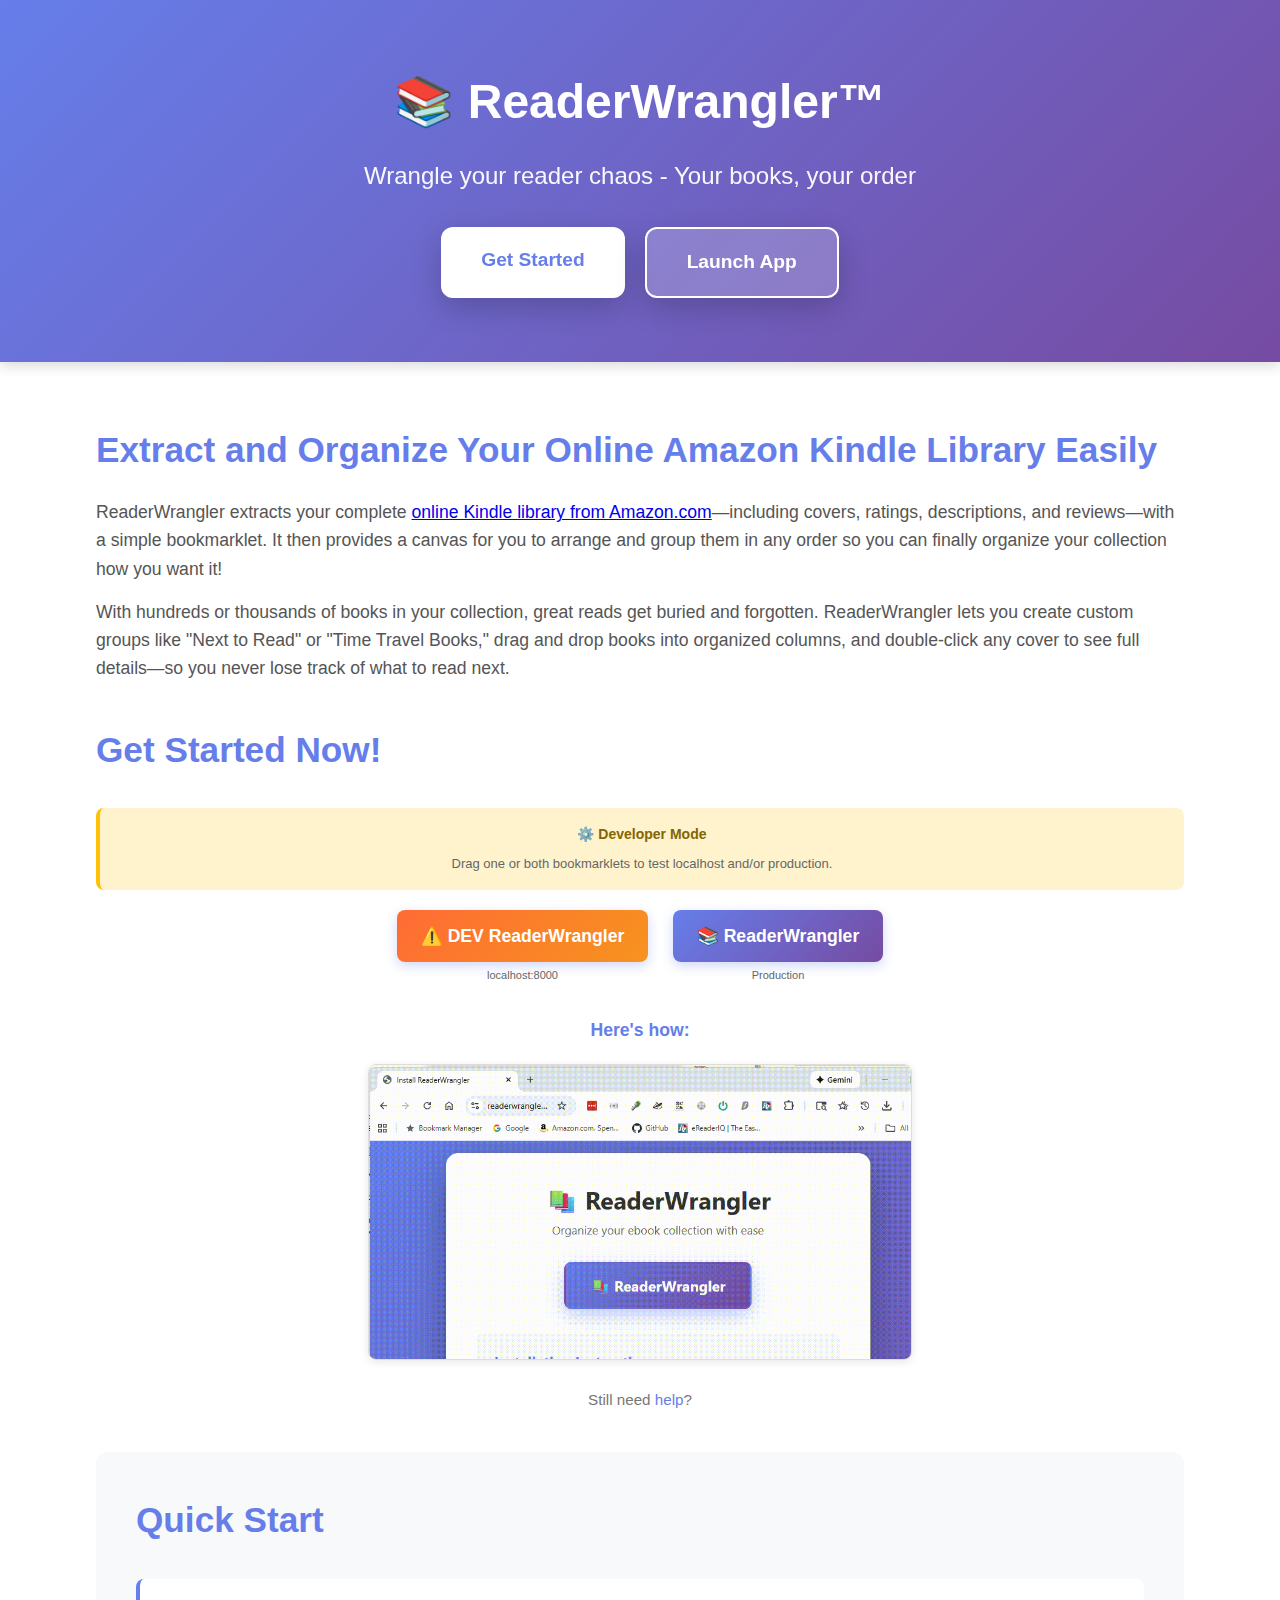
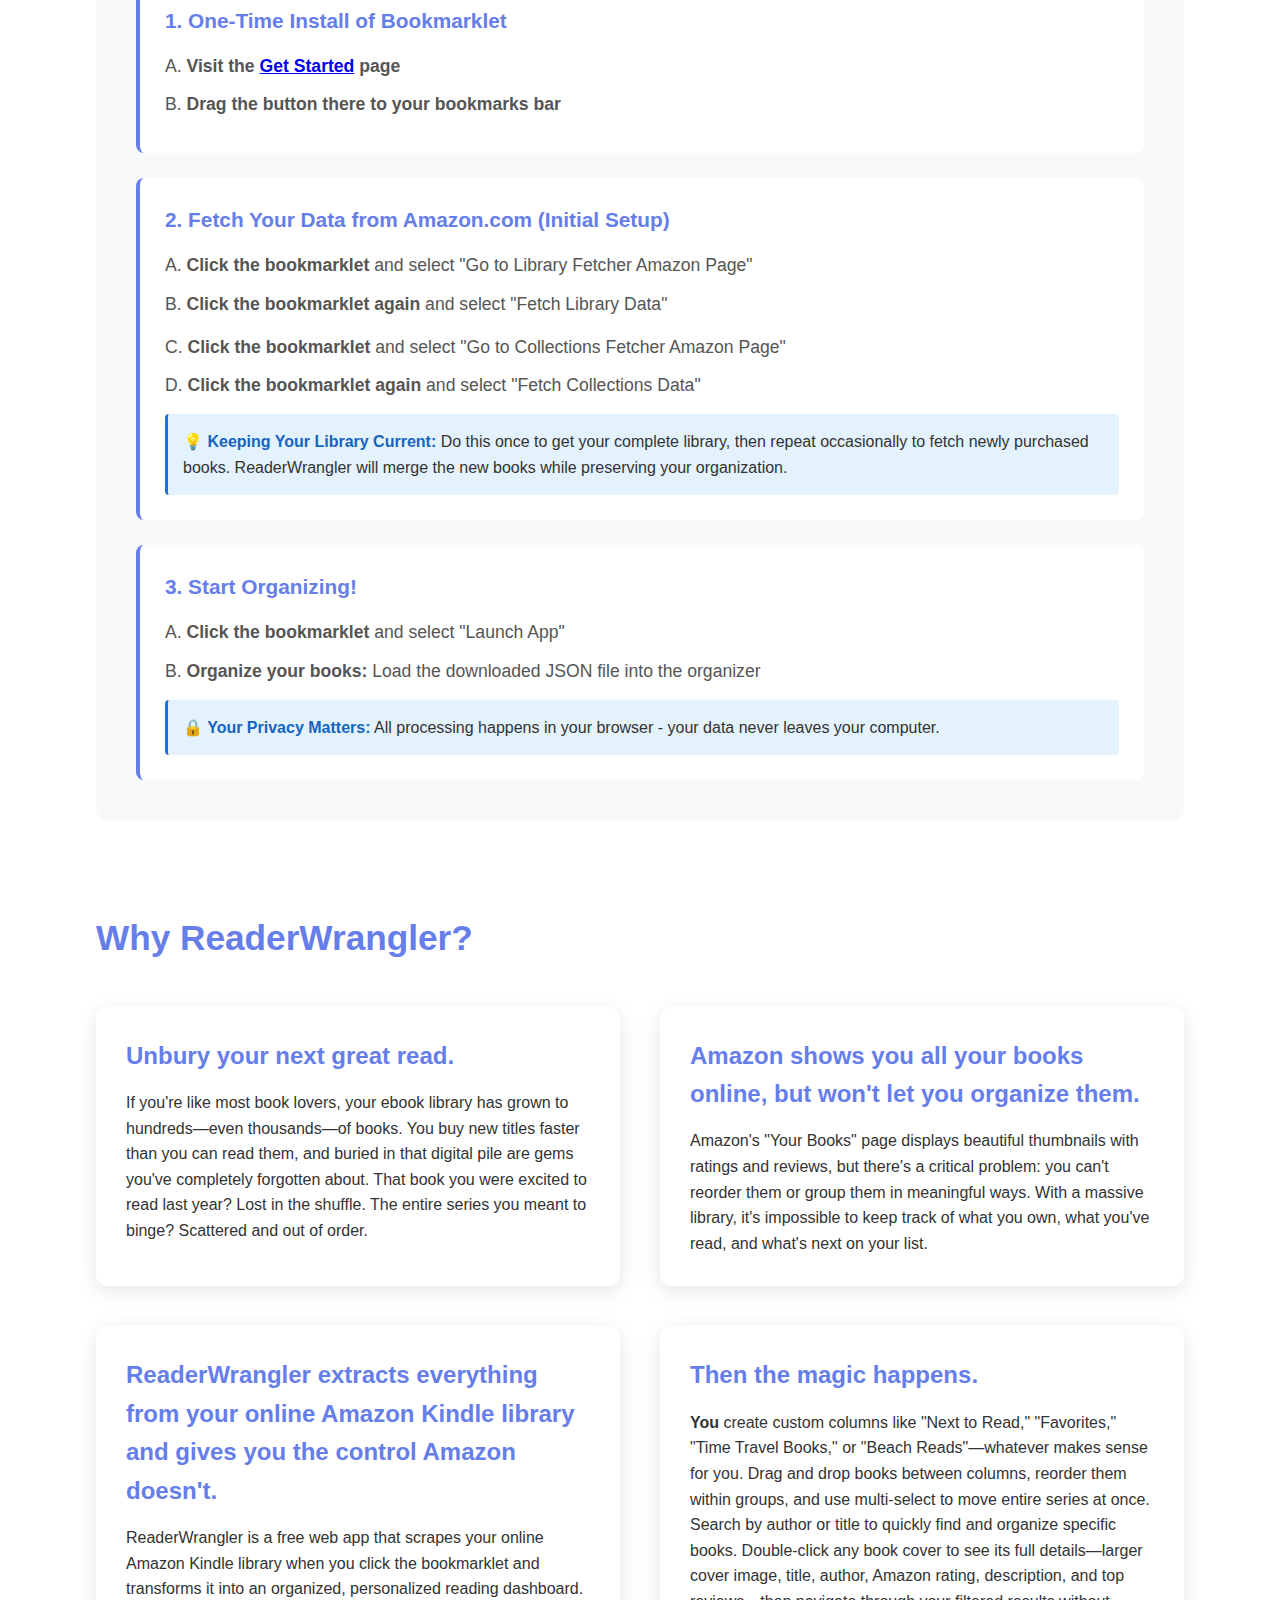
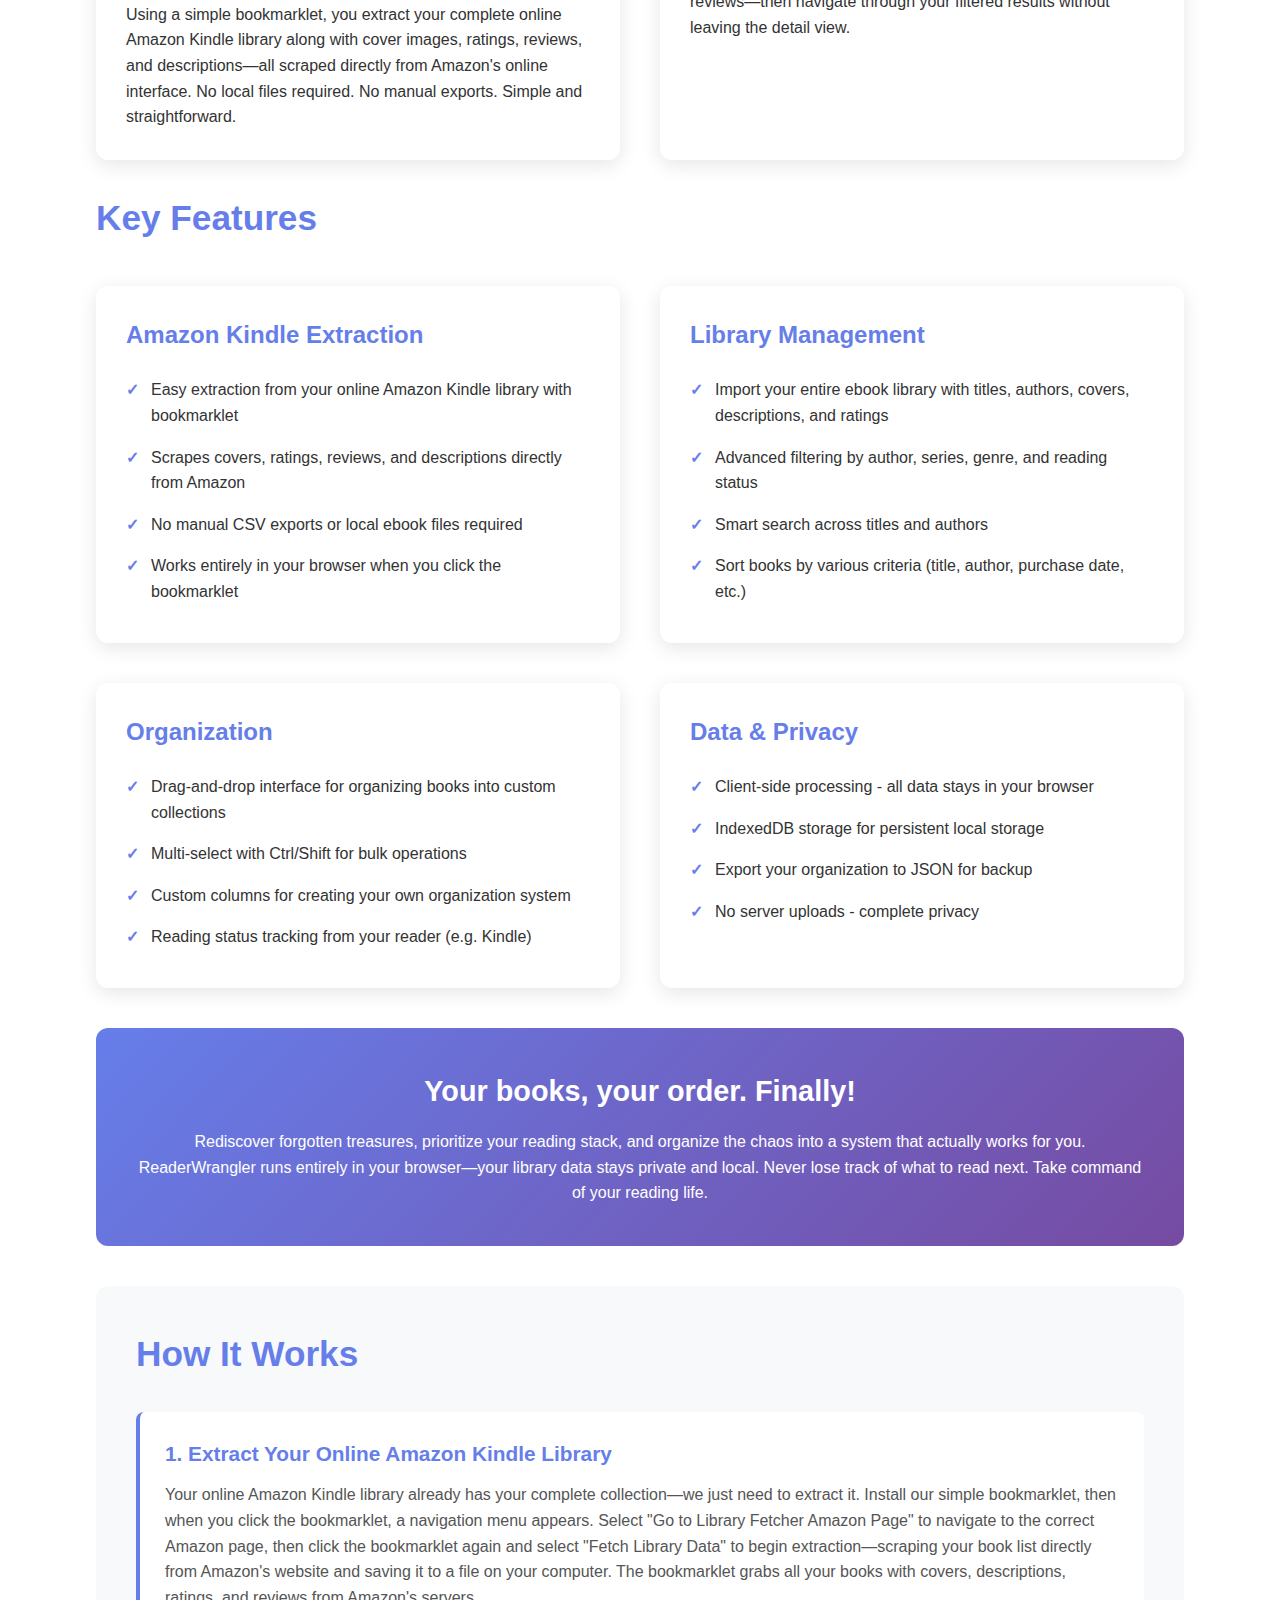
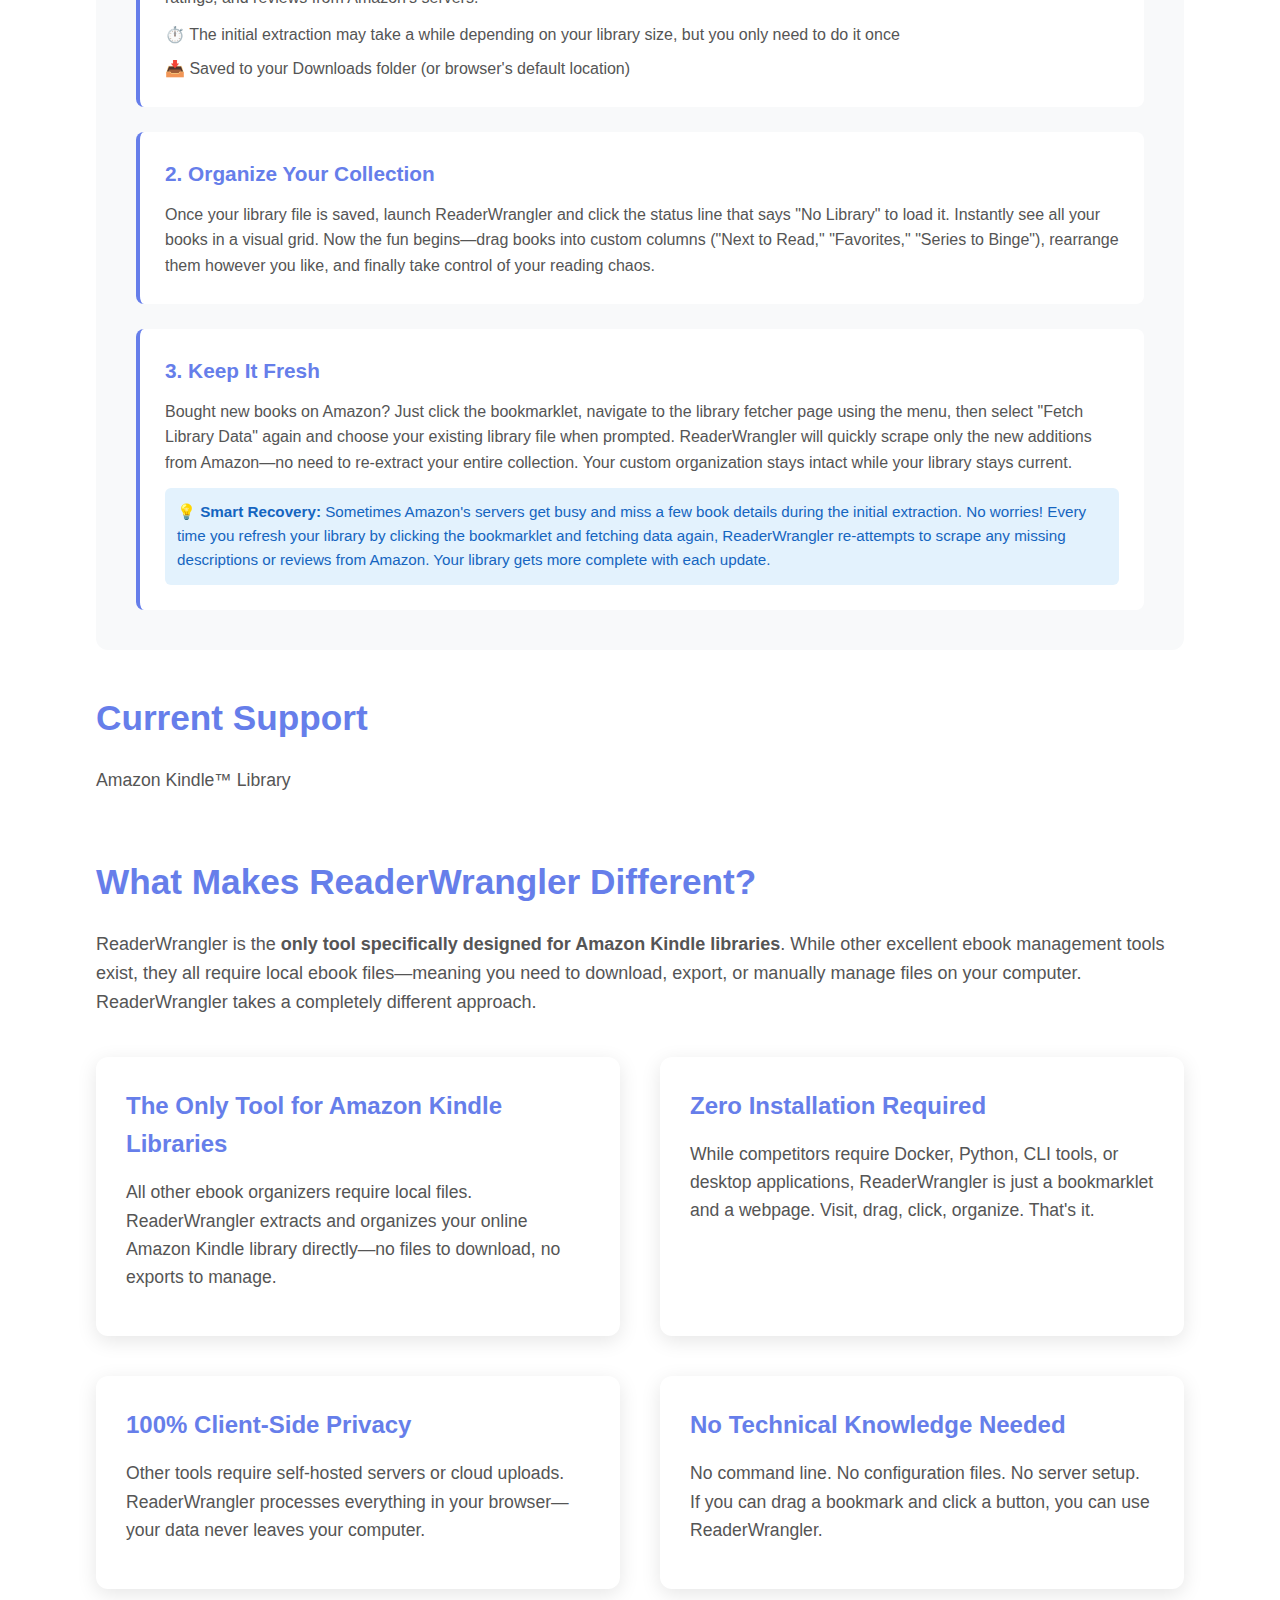
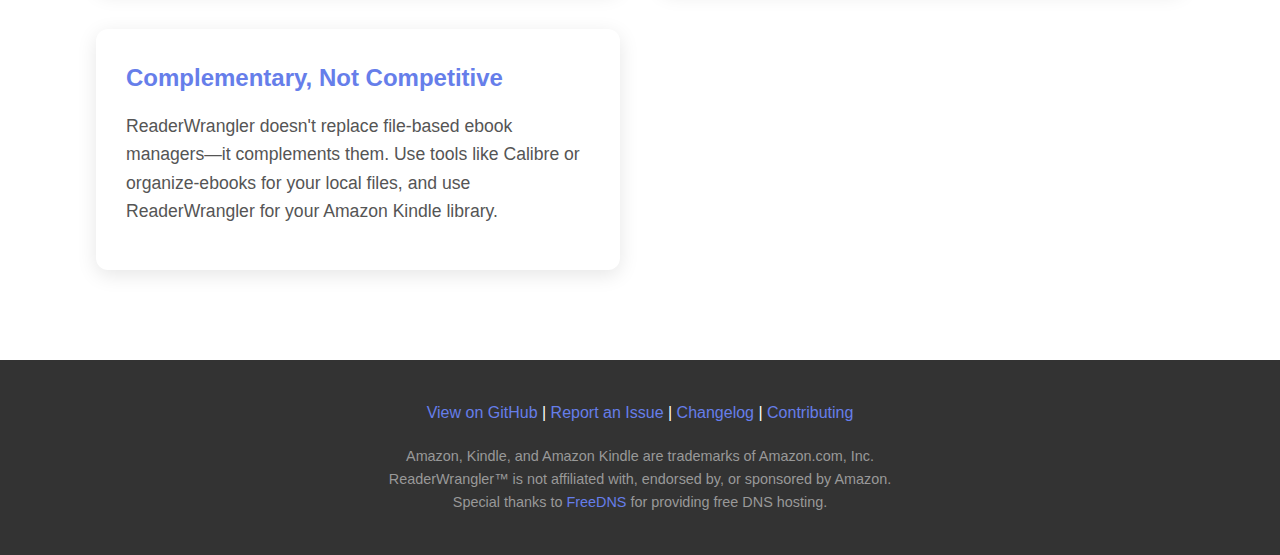
<file: index.html>
<!DOCTYPE html>
<html lang="en">
<head>
    <!-- Landing Page v1.0.4 -->
    <meta charset="UTF-8">
    <meta name="viewport" content="width=device-width, initial-scale=1.0">
    <meta name="description" content="Free tool to scrape your Amazon Kindle library and organize books visually. Easy extraction of covers, ratings, reviews with a simple bookmarklet. Drag-and-drop organization. 100% private - works in your browser.">
    <meta name="keywords" content="scrape amazon kindle library, organize kindle books visually, amazon kindle organizer, extract kindle books, visual book organizer, kindle book manager, amazon book list extractor, kindle collection organizer, organize ebooks">
    <title>ReaderWrangler - Scrape & Organize Your Amazon Kindle Books Visually</title>

    <!-- Canonical URL to avoid duplicate content issues -->
    <link rel="canonical" href="https://readerwrangler.com/">

    <!-- Open Graph / Facebook -->
    <meta property="og:type" content="website">
    <meta property="og:url" content="https://readerwrangler.com/">
    <meta property="og:title" content="ReaderWrangler - Scrape & Organize Your Amazon Kindle Books Visually">
    <meta property="og:description" content="Free tool to scrape your Amazon Kindle library and organize books visually. Easy extraction of covers, ratings, reviews with a simple bookmarklet. Drag-and-drop organization. 100% private - works in your browser.">
    <meta property="og:image" content="https://readerwrangler.com/icons/og-image.png">

    <!-- Twitter -->
    <meta property="twitter:card" content="summary_large_image">
    <meta property="twitter:url" content="https://readerwrangler.com/">
    <meta property="twitter:title" content="ReaderWrangler - Scrape & Organize Your Amazon Kindle Books Visually">
    <meta property="twitter:description" content="Free tool to scrape your Amazon Kindle library and organize books visually. Easy extraction of covers, ratings, reviews with a simple bookmarklet. Drag-and-drop organization. 100% private - works in your browser.">
    <meta property="twitter:image" content="https://readerwrangler.com/icons/og-image.png">

    <!-- Favicons -->
    <link rel="icon" type="image/x-icon" href="icons/favicon.ico">
    <link rel="icon" type="image/png" sizes="32x32" href="icons/favicon.png">
    <link rel="apple-touch-icon" sizes="180x180" href="icons/apple-touch-icon.png">

    <!-- Structured Data (Schema.org) for SEO -->
    <script type="application/ld+json">
    {
      "@context": "https://schema.org",
      "@type": "SoftwareApplication",
      "name": "ReaderWrangler",
      "description": "Free web app to extract and organize your online Amazon Kindle library. Simple bookmarklet scrapes covers, ratings, reviews, and descriptions directly from Amazon. Drag-and-drop visual organization.",
      "url": "https://readerwrangler.com",
      "applicationCategory": "UtilitiesApplication",
      "operatingSystem": "Web Browser",
      "offers": {
        "@type": "Offer",
        "price": "0",
        "priceCurrency": "USD"
      },
      "featureList": [
        "Easy extraction from Amazon Kindle library with bookmarklet",
        "Scrapes book covers, ratings, reviews, and descriptions",
        "Drag-and-drop visual organization",
        "Custom book collections",
        "100% client-side privacy",
        "No installation required"
      ],
      "softwareVersion": "3.5.0",
      "author": {
        "@type": "Person",
        "name": "Ron L"
      },
      "license": "https://github.com/Ron-L/readerwrangler/blob/main/LICENSE"
    }
    </script>
    <style>
        * {
            margin: 0;
            padding: 0;
            box-sizing: border-box;
        }

        body {
            font-family: -apple-system, BlinkMacSystemFont, "Segoe UI", Roboto, "Helvetica Neue", Arial, sans-serif;
            line-height: 1.6;
            color: #333;
        }

        .hero {
            position: sticky;
            top: 0;
            z-index: 1000;
            background: linear-gradient(135deg, #667eea 0%, #764ba2 100%);
            color: white;
            padding: 64px 20px;
            text-align: center;
            box-shadow: 0 4px 12px rgba(0, 0, 0, 0.15);
        }

        .hero h1 {
            font-size: 3em;
            margin-bottom: 16px;
            font-weight: 700;
        }

        .hero .tagline {
            font-size: 1.5em;
            margin-bottom: 32px;
            opacity: 0.95;
        }

        .cta-buttons {
            display: flex;
            gap: 20px;
            justify-content: center;
            flex-wrap: wrap;
        }

        .btn {
            display: inline-block;
            padding: 18px 40px;
            border-radius: 12px;
            text-decoration: none;
            font-size: 1.2em;
            font-weight: 600;
            transition: all 0.3s ease;
            box-shadow: 0 10px 30px rgba(0, 0, 0, 0.2);
        }

        .btn-primary {
            background: white;
            color: #667eea;
        }

        .btn-primary:hover {
            transform: translateY(-3px);
            box-shadow: 0 15px 40px rgba(0, 0, 0, 0.3);
        }

        .btn-secondary {
            background: rgba(255, 255, 255, 0.2);
            color: white;
            border: 2px solid white;
        }

        .btn-secondary:hover {
            background: rgba(255, 255, 255, 0.3);
            transform: translateY(-3px);
        }

        .container {
            max-width: 1400px;
            margin: 0 auto;
            padding: 60px 96px 30px 96px;
        }

        .container + .container {
            padding-top: 0;
        }

        @media (max-width: 1024px) {
            .container {
                padding: 60px 20px 30px 20px;
            }

            .container + .container {
                padding-top: 0;
            }
        }

        .container > h2 {
            font-size: 2.2em;
            margin-top: 0;
            margin-bottom: 20px;
            color: #667eea;
        }

        .section {
            margin-bottom: 60px;
        }

        .section h2 {
            font-size: 2.2em;
            margin-bottom: 20px;
            color: #667eea;
        }

        .section p {
            font-size: 1.1em;
            margin-bottom: 15px;
            color: #555;
        }

        .problem-solution {
            background: #f8f9fa;
            padding: 60px 20px;
        }

        .problem-solution h2 {
            font-size: 2.2em;
            margin-bottom: 20px;
            color: #667eea;
        }

        .problem-solution h3 {
            font-size: 1.5em;
            margin-bottom: 15px;
            color: #333;
            font-weight: 600;
        }

        .features,
        .features-grid {
            display: grid;
            grid-template-columns: repeat(2, 1fr);
            gap: 40px;
            margin-top: 40px;
        }

        @media (max-width: 768px) {
            .features,
            .features-grid {
                grid-template-columns: 1fr;
            }
        }

        .feature {
            background: white;
            padding: 30px;
            border-radius: 12px;
            box-shadow: 0 5px 20px rgba(0, 0, 0, 0.1);
        }

        .feature h3 {
            color: #667eea;
            font-size: 1.5em;
            margin-bottom: 15px;
        }

        .feature ul {
            list-style: none;
            padding: 0;
        }

        .feature li {
            padding: 8px 0;
            padding-left: 25px;
            position: relative;
        }

        .feature li:before {
            content: "✓";
            position: absolute;
            left: 0;
            color: #667eea;
            font-weight: bold;
        }

        .privacy-highlight {
            background: linear-gradient(135deg, #667eea 0%, #764ba2 100%);
            color: white;
            padding: 40px;
            border-radius: 12px;
            text-align: center;
            margin: 40px 0;
        }

        .privacy-highlight h3 {
            font-size: 1.8em;
            margin-bottom: 15px;
        }

        .how-it-works {
            background: #f8f9fa;
            padding: 40px;
            border-radius: 12px;
            margin: 40px 0;
        }

        .how-it-works h2 {
            color: #667eea;
            font-size: 2.2em;
            margin-bottom: 25px;
        }

        .workflow-steps {
            display: grid;
            gap: 25px;
            margin-top: 30px;
        }

        .workflow-step {
            background: white;
            padding: 25px;
            border-radius: 8px;
            border-left: 4px solid #667eea;
        }

        .workflow-step h4 {
            color: #667eea;
            font-size: 1.3em;
            margin-bottom: 12px;
        }

        .workflow-step p {
            color: #555;
            line-height: 1.6;
        }

        .workflow-step .note {
            background: #e3f2fd;
            padding: 12px;
            border-radius: 6px;
            margin-top: 12px;
            font-size: 0.95em;
            color: #1565c0;
        }

        .quick-start {
            background: #f8f9fa;
            padding: 40px;
            border-radius: 12px;
            margin: 40px 0 0 0;
        }

        .quick-start-steps {
            display: grid;
            gap: 25px;
            margin-top: 30px;
        }

        .quick-start-step {
            background: white;
            padding: 25px;
            border-radius: 8px;
            border-left: 4px solid #667eea;
        }

        .quick-start-step h4 {
            color: #667eea;
            font-size: 1.3em;
            margin-bottom: 15px;
        }

        .quick-start-step p {
            color: #555;
            line-height: 1.6;
            margin-bottom: 10px;
        }

        .quick-start-step .note {
            background: #e3f2fd;
            border-left: 3px solid #1976d2;
            padding: 15px;
            margin-top: 15px;
            border-radius: 4px;
        }

        .quick-start-step .note strong {
            color: #1565c0;
        }

        footer {
            background: #333;
            color: white;
            padding: 40px 20px;
            text-align: center;
        }

        footer a {
            color: #667eea;
            text-decoration: none;
        }

        footer a:hover {
            text-decoration: underline;
        }

        .notice {
            margin-top: 20px;
            font-size: 0.9em;
            color: #999;
        }

        @media (max-width: 768px) {
            .hero h1 {
                font-size: 2em;
            }

            .hero .tagline {
                font-size: 1.2em;
            }

            .section h2 {
                font-size: 1.8em;
            }

            .features {
                grid-template-columns: 1fr;
            }
        }
    </style>
</head>
<body>
    <div class="hero">
        <h1>📚 ReaderWrangler™</h1>
        <p class="tagline">Wrangle your reader chaos - Your books, your order</p>
        <div class="cta-buttons">
            <a href="install-bookmarklet.html" class="btn btn-primary">Get Started</a>
            <a href="readerwrangler.html" class="btn btn-secondary">Launch App</a>
        </div>
    </div>

    <div class="container">
        <div class="section">
            <h2>Extract and Organize Your Online Amazon Kindle Library Easily</h2>
            <p>ReaderWrangler extracts your complete <a href="https://www.amazon.com/yourbooks">online Kindle library from Amazon.com</a>—including covers, ratings, descriptions, and reviews—with a simple bookmarklet. It then provides a canvas for you to arrange and group them in any order so you can finally organize your collection how you want it!</p>

            <p>With hundreds or thousands of books in your collection, great reads get buried and forgotten. ReaderWrangler lets you create custom groups like "Next to Read" or "Time Travel Books," drag and drop books into organized columns, and double-click any cover to see full details—so you never lose track of what to read next.</p>

            <h2 style="margin-top: 40px;">Get Started Now!</h2>

            <div id="index-bookmarklet-container" style="text-align: center; margin: 30px 0;">
                <!-- Bookmarklet will be injected here by JavaScript -->
            </div>

            <p style="text-align: center; margin-bottom: 10px; font-size: 1.1em; color: #667eea; font-weight: 600;">Here's how:</p>

            <p style="text-align: center; margin: 20px 0;">
                <img src="images/bookmarklet-install.gif" alt="Drag bookmarklet to bookmarks bar" style="max-width: 50%; height: auto; border: 1px solid #ddd; border-radius: 8px; box-shadow: 0 2px 8px rgba(0,0,0,0.1);">
            </p>

            <p style="text-align: center; font-size: 0.95em; color: #777; margin: 20px 0 10px 0;">
                Still need <a href="install-bookmarklet.html" style="color: #667eea; text-decoration: none; font-weight: 500;">help</a>?
            </p>

            <div class="quick-start">
                <h2>Quick Start</h2>
                <div class="quick-start-steps">
                    <div class="quick-start-step">
                        <h4>1. One-Time Install of Bookmarklet</h4>
                        <p>A. <strong>Visit the <a href="install-bookmarklet.html">Get Started</a> page</strong></p>
                        <p>B. <strong>Drag the button there to your bookmarks bar</strong></p>
                    </div>

                    <div class="quick-start-step">
                        <h4>2. Fetch Your Data from Amazon.com (Initial Setup)</h4>
                        <p>A. <strong>Click the bookmarklet</strong> and select "Go to Library Fetcher Amazon Page"</p>
                        <p>B. <strong>Click the bookmarklet again</strong> and select "Fetch Library Data"</p>

                        <p style="margin-top: 15px;">C. <strong>Click the bookmarklet</strong> and select "Go to Collections Fetcher Amazon Page"</p>
                        <p>D. <strong>Click the bookmarklet again</strong> and select "Fetch Collections Data"</p>

                        <div class="note">
                            <strong>💡 Keeping Your Library Current:</strong> Do this once to get your complete library, then repeat occasionally to fetch newly purchased books. ReaderWrangler will merge the new books while preserving your organization.
                        </div>
                    </div>

                    <div class="quick-start-step">
                        <h4>3. Start Organizing!</h4>
                        <p>A. <strong>Click the bookmarklet</strong> and select "Launch App"</p>
                        <p>B. <strong>Organize your books:</strong> Load the downloaded JSON file into the organizer</p>

                        <div class="note">
                            <strong>🔒 Your Privacy Matters:</strong> All processing happens in your browser - your data never leaves your computer.
                        </div>
                    </div>
                </div>
            </div>
        </div>
    </div>

    <div class="container">
        <h2>Why ReaderWrangler?</h2>

        <div class="features-grid">
            <div class="feature">
                <h3>Unbury your next great read.</h3>
                <p>If you're like most book lovers, your ebook library has grown to hundreds—even thousands—of books. You buy new titles faster than you can read them, and buried in that digital pile are gems you've completely forgotten about. That book you were excited to read last year? Lost in the shuffle. The entire series you meant to binge? Scattered and out of order.</p>
            </div>

            <div class="feature">
                <h3>Amazon shows you all your books online, but won't let you organize them.</h3>
                <p>Amazon's "Your Books" page displays beautiful thumbnails with ratings and reviews, but there's a critical problem: you can't reorder them or group them in meaningful ways. With a massive library, it's impossible to keep track of what you own, what you've read, and what's next on your list.</p>
            </div>

            <div class="feature">
                <h3>ReaderWrangler extracts everything from your online Amazon Kindle library and gives you the control Amazon doesn't.</h3>
                <p>ReaderWrangler is a free web app that scrapes your online Amazon Kindle library when you click the bookmarklet and transforms it into an organized, personalized reading dashboard. Using a simple bookmarklet, you extract your complete online Amazon Kindle library along with cover images, ratings, reviews, and descriptions—all scraped directly from Amazon's online interface. No local files required. No manual exports. Simple and straightforward.</p>
            </div>

            <div class="feature">
                <h3>Then the magic happens.</h3>
                <p><strong>You</strong> create custom columns like "Next to Read," "Favorites," "Time Travel Books," or "Beach Reads"—whatever makes sense for you. Drag and drop books between columns, reorder them within groups, and use multi-select to move entire series at once. Search by author or title to quickly find and organize specific books. Double-click any book cover to see its full details—larger cover image, title, author, Amazon rating, description, and top reviews—then navigate through your filtered results without leaving the detail view.</p>
            </div>
        </div>
    </div>

    <div class="container">
        <h2>Key Features</h2>

        <div class="features">
            <div class="feature">
                <h3>Amazon Kindle Extraction</h3>
                <ul>
                    <li>Easy extraction from your online Amazon Kindle library with bookmarklet</li>
                    <li>Scrapes covers, ratings, reviews, and descriptions directly from Amazon</li>
                    <li>No manual CSV exports or local ebook files required</li>
                    <li>Works entirely in your browser when you click the bookmarklet</li>
                </ul>
            </div>

            <div class="feature">
                <h3>Library Management</h3>
                <ul>
                    <li>Import your entire ebook library with titles, authors, covers, descriptions, and ratings</li>
                    <li>Advanced filtering by author, series, genre, and reading status</li>
                    <li>Smart search across titles and authors</li>
                    <li>Sort books by various criteria (title, author, purchase date, etc.)</li>
                </ul>
            </div>

            <div class="feature">
                <h3>Organization</h3>
                <ul>
                    <li>Drag-and-drop interface for organizing books into custom collections</li>
                    <li>Multi-select with Ctrl/Shift for bulk operations</li>
                    <li>Custom columns for creating your own organization system</li>
                    <li>Reading status tracking from your reader (e.g. Kindle)</li>
                </ul>
            </div>

            <div class="feature">
                <h3>Data & Privacy</h3>
                <ul>
                    <li>Client-side processing - all data stays in your browser</li>
                    <li>IndexedDB storage for persistent local storage</li>
                    <li>Export your organization to JSON for backup</li>
                    <li>No server uploads - complete privacy</li>
                </ul>
            </div>
        </div>

        <div class="privacy-highlight">
            <h3>Your books, your order. Finally!</h3>
            <p>Rediscover forgotten treasures, prioritize your reading stack, and organize the chaos into a system that actually works for you. ReaderWrangler runs entirely in your browser—your library data stays private and local. Never lose track of what to read next. Take command of your reading life.</p>
        </div>

        <div class="how-it-works">
            <h2>How It Works</h2>
            <div class="workflow-steps">
                <div class="workflow-step">
                    <h4>1. Extract Your Online Amazon Kindle Library</h4>
                    <p>Your online Amazon Kindle library already has your complete collection—we just need to extract it. Install our simple bookmarklet, then when you click the bookmarklet, a navigation menu appears. Select "Go to Library Fetcher Amazon Page" to navigate to the correct Amazon page, then click the bookmarklet again and select "Fetch Library Data" to begin extraction—scraping your book list directly from Amazon's website and saving it to a file on your computer. The bookmarklet grabs all your books with covers, descriptions, ratings, and reviews from Amazon's servers.</p>
                    <p style="margin-top: 12px; font-weight: 500;">⏱️ The initial extraction may take a while depending on your library size, but you only need to do it once</p>
                    <p style="margin-top: 8px; font-weight: 500;">📥 Saved to your Downloads folder (or browser's default location)</p>
                </div>

                <div class="workflow-step">
                    <h4>2. Organize Your Collection</h4>
                    <p>Once your library file is saved, launch ReaderWrangler and click the status line that says "No Library" to load it. Instantly see all your books in a visual grid. Now the fun begins—drag books into custom columns ("Next to Read," "Favorites," "Series to Binge"), rearrange them however you like, and finally take control of your reading chaos.</p>
                </div>

                <div class="workflow-step">
                    <h4>3. Keep It Fresh</h4>
                    <p>Bought new books on Amazon? Just click the bookmarklet, navigate to the library fetcher page using the menu, then select "Fetch Library Data" again and choose your existing library file when prompted. ReaderWrangler will quickly scrape only the new additions from Amazon—no need to re-extract your entire collection. Your custom organization stays intact while your library stays current.</p>
                    <div class="note">
                        <strong>💡 Smart Recovery:</strong> Sometimes Amazon's servers get busy and miss a few book details during the initial extraction. No worries! Every time you refresh your library by clicking the bookmarklet and fetching data again, ReaderWrangler re-attempts to scrape any missing descriptions or reviews from Amazon. Your library gets more complete with each update.
                    </div>
                </div>
            </div>
        </div>

        <div class="section">
            <h2>Current Support</h2>
            <p>Amazon Kindle™ Library</p>
        </div>

        <div class="section">
            <h2>What Makes ReaderWrangler Different?</h2>
            <p style="font-size: 18px; line-height: 1.6; margin-bottom: 30px;">ReaderWrangler is the <strong>only tool specifically designed for Amazon Kindle libraries</strong>. While other excellent ebook management tools exist, they all require local ebook files—meaning you need to download, export, or manually manage files on your computer. ReaderWrangler takes a completely different approach.</p>

            <div class="features-grid">
                <div class="feature">
                    <h3>The Only Tool for Amazon Kindle Libraries</h3>
                    <p>All other ebook organizers require local files. ReaderWrangler extracts and organizes your online Amazon Kindle library directly—no files to download, no exports to manage.</p>
                </div>

                <div class="feature">
                    <h3>Zero Installation Required</h3>
                    <p>While competitors require Docker, Python, CLI tools, or desktop applications, ReaderWrangler is just a bookmarklet and a webpage. Visit, drag, click, organize. That's it.</p>
                </div>

                <div class="feature">
                    <h3>100% Client-Side Privacy</h3>
                    <p>Other tools require self-hosted servers or cloud uploads. ReaderWrangler processes everything in your browser—your data never leaves your computer.</p>
                </div>

                <div class="feature">
                    <h3>No Technical Knowledge Needed</h3>
                    <p>No command line. No configuration files. No server setup. If you can drag a bookmark and click a button, you can use ReaderWrangler.</p>
                </div>

                <div class="feature">
                    <h3>Complementary, Not Competitive</h3>
                    <p>ReaderWrangler doesn't replace file-based ebook managers—it complements them. Use tools like Calibre or organize-ebooks for your local files, and use ReaderWrangler for your Amazon Kindle library.</p>
                </div>
            </div>
        </div>
    </div>

    <footer>
        <p><a href="https://github.com/Ron-L/readerwrangler" target="_blank">View on GitHub</a> | <a href="https://github.com/Ron-L/ReaderWrangler/issues" target="_blank">Report an Issue</a> | <a href="CHANGELOG.md">Changelog</a> | <a href="CONTRIBUTING.md">Contributing</a></p>
        <div class="notice">
            <p>Amazon, Kindle, and Amazon Kindle are trademarks of Amazon.com, Inc.</p>
            <p>ReaderWrangler™ is not affiliated with, endorsed by, or sponsored by Amazon.</p>
            <p>Special thanks to <a href="https://freedns.afraid.org/" target="_blank">FreeDNS</a> for providing free DNS hosting.</p>
        </div>
    </footer>

    <script>
        // Developer mode: Set to true to view production buttons while on localhost
        const DEV_MODE_VIEW_OF_PROD_BUTTONS = false;

        // Detect environment and generate appropriate bookmarklet
        const isLocalhost = window.location.hostname === 'localhost' ||
                           window.location.hostname === '127.0.0.1';

        const container = document.getElementById('index-bookmarklet-container');

        // DEV bookmarklet (localhost only)
        const devBookmarklet = `javascript:(function(){var s=document.createElement('script');s.src='http://localhost:8000/bookmarklet-loader.js';document.body.appendChild(s);})();`;

        // PROD bookmarklet (readerwrangler.com or github.io)
        const prodBookmarklet = `javascript:(function(){var h=window.location.hostname;var r=h.indexOf('readerwrangler.com')>-1;var b=r?'https://readerwrangler.com/':'https://ron-l.github.io/readerwrangler/';var s=document.createElement('script');s.src=b+'bookmarklet-loader.js';document.body.appendChild(s);})();`;

        const bookmarkletStyle = `
            display: inline-block;
            padding: 12px 24px;
            background: linear-gradient(135deg, #667eea 0%, #764ba2 100%);
            color: white;
            text-decoration: none;
            border-radius: 8px;
            font-weight: 600;
            box-shadow: 0 4px 12px rgba(102, 126, 234, 0.3);
            transition: all 0.2s;
            cursor: move;
            font-size: 1.1em;
        `;

        if (isLocalhost && !DEV_MODE_VIEW_OF_PROD_BUTTONS) {
            // LOCALHOST: Show both bookmarklets for developers
            container.innerHTML = `
                <div style="background: #fff3cd; padding: 15px; border-radius: 8px; margin-bottom: 20px; border-left: 4px solid #ffc107;">
                    <div style="font-weight: bold; color: #856404; margin-bottom: 8px; font-size: 14px;">⚙️ Developer Mode</div>
                    <div style="font-size: 13px; color: #666;">Drag one or both bookmarklets to test localhost and/or production.</div>
                </div>
                <div style="display: inline-block; margin: 0 10px;">
                    <a href="${devBookmarklet}"
                       style="${bookmarkletStyle} background: linear-gradient(135deg, #ff6b35 0%, #f7931e 100%);"
                       onclick="alert('Don\\'t click! Drag this button to your bookmarks bar instead.'); return false;">
                        ⚠️ DEV ReaderWrangler
                    </a>
                    <div style="font-size: 11px; color: #666; margin-top: 5px;">localhost:8000</div>
                </div>
                <div style="display: inline-block; margin: 0 10px;">
                    <a href="${prodBookmarklet}"
                       style="${bookmarkletStyle}"
                       onclick="alert('Don\\'t click! Drag this button to your bookmarks bar instead.'); return false;">
                        📚 ReaderWrangler
                    </a>
                    <div style="font-size: 11px; color: #666; margin-top: 5px;">Production</div>
                </div>
            `;
        } else {
            // PRODUCTION: Show bookmarklet with instructions
            container.innerHTML = `
                <p style="font-size: 1.1em; color: #555; margin-bottom: 15px;">
                    Just drag this bookmarklet
                    <a href="${prodBookmarklet}"
                       style="${bookmarkletStyle}"
                       onmouseover="this.style.transform='translateY(-2px)'; this.style.boxShadow='0 6px 16px rgba(102, 126, 234, 0.4)';"
                       onmouseout="this.style.transform='translateY(0)'; this.style.boxShadow='0 4px 12px rgba(102, 126, 234, 0.3)';"
                       onclick="alert('Don\\'t click! Drag this button to your bookmarks bar instead.'); return false;">
                        📚 ReaderWrangler
                    </a>
                    to your bookmarks bar, and you're ready to go!
                </p>
            `;
        }
    </script>
</body>
</html>
</file>
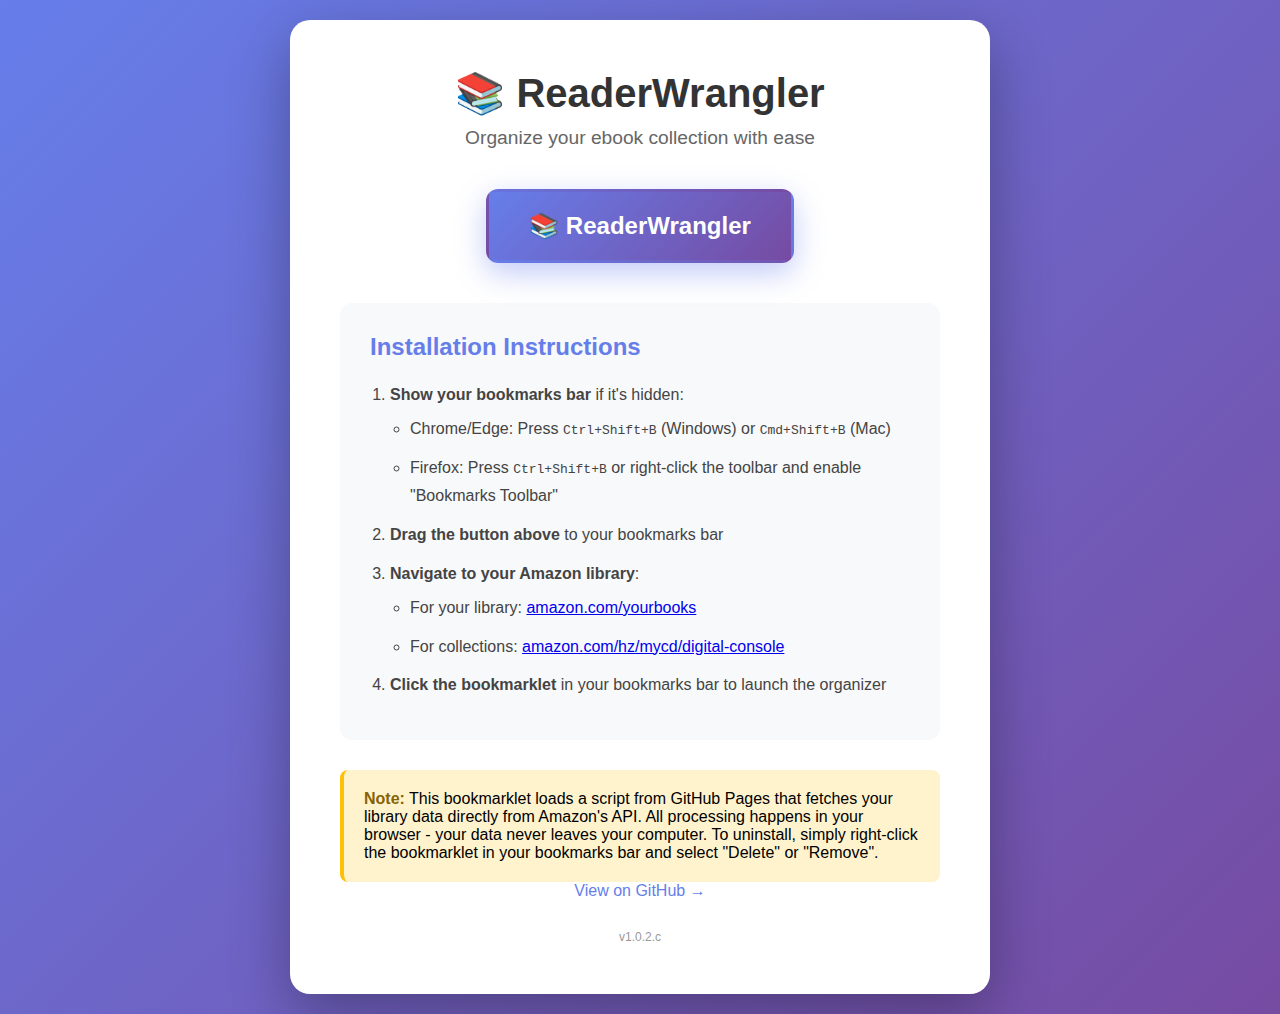
<file: install-bookmarklet.html>
<!DOCTYPE html>
<html lang="en">
<head>
    <meta charset="UTF-8">
    <meta name="viewport" content="width=device-width, initial-scale=1.0">
    <title>Install ReaderWrangler</title>
    <script>const INSTALLER_VERSION = 'v1.0.2.c';</script>
    <style>
        * {
            margin: 0;
            padding: 0;
            box-sizing: border-box;
        }

        body {
            font-family: -apple-system, BlinkMacSystemFont, "Segoe UI", Roboto, "Helvetica Neue", Arial, sans-serif;
            background: linear-gradient(135deg, #667eea 0%, #764ba2 100%);
            min-height: 100vh;
            display: flex;
            align-items: center;
            justify-content: center;
            padding: 20px;
        }

        .container {
            background: white;
            border-radius: 20px;
            box-shadow: 0 20px 60px rgba(0, 0, 0, 0.3);
            max-width: 700px;
            padding: 50px;
            text-align: center;
        }

        h1 {
            font-size: 2.5em;
            color: #333;
            margin-bottom: 10px;
        }

        .subtitle {
            font-size: 1.2em;
            color: #666;
            margin-bottom: 40px;
        }

        .bookmarklet-button {
            display: inline-block;
            background: linear-gradient(135deg, #667eea 0%, #764ba2 100%);
            color: white;
            padding: 20px 40px;
            border-radius: 12px;
            text-decoration: none;
            font-size: 1.5em;
            font-weight: bold;
            box-shadow: 0 10px 30px rgba(102, 126, 234, 0.4);
            transition: all 0.3s ease;
            cursor: move;
            border: 3px dashed transparent;
        }

        .bookmarklet-button:hover {
            transform: translateY(-3px);
            box-shadow: 0 15px 40px rgba(102, 126, 234, 0.6);
            border-color: #fff;
        }

        .instructions {
            margin-top: 40px;
            text-align: left;
            background: #f8f9fa;
            padding: 30px;
            border-radius: 12px;
        }

        .instructions h2 {
            color: #667eea;
            margin-bottom: 20px;
            font-size: 1.5em;
        }

        .instructions ol {
            margin-left: 20px;
            line-height: 1.8;
        }

        .instructions li {
            margin-bottom: 10px;
            color: #444;
        }

        .note {
            margin-top: 30px;
            padding: 20px;
            background: #fff3cd;
            border-left: 4px solid #ffc107;
            border-radius: 8px;
            text-align: left;
        }

        .note strong {
            color: #856404;
        }

        .github-link {
            margin-top: 30px;
            color: #667eea;
            text-decoration: none;
            font-weight: 500;
        }

        .github-link:hover {
            text-decoration: underline;
        }

        @media (max-width: 600px) {
            .container {
                padding: 30px 20px;
            }

            h1 {
                font-size: 2em;
            }

            .bookmarklet-button {
                font-size: 1.2em;
                padding: 15px 30px;
            }
        }
    </style>
</head>
<body>
    <div class="container">
        <h1>📚 ReaderWrangler</h1>
        <p class="subtitle">Organize your ebook collection with ease</p>

        <a href="javascript:(function(){var h=window.location.hostname;var l=h.indexOf('localhost')>-1||h.indexOf('127.0.0.1')>-1;var r=h.indexOf('readerwrangler.com')>-1;var b=l?'http://localhost:8000/':r?'https://readerwrangler.com/':'https://ron-l.github.io/readerwrangler/';var s=document.createElement('script');s.src=b+'bookmarklet-loader.js';document.body.appendChild(s);})();"
           class="bookmarklet-button"
           onclick="alert('Don\'t click! Drag this button to your bookmarks bar instead.'); return false;">
            📚 ReaderWrangler
        </a>

        <div class="instructions">
            <h2>Installation Instructions</h2>
            <ol>
                <li><strong>Show your bookmarks bar</strong> if it's hidden:
                    <ul style="margin-left: 20px; margin-top: 5px;">
                        <li>Chrome/Edge: Press <code>Ctrl+Shift+B</code> (Windows) or <code>Cmd+Shift+B</code> (Mac)</li>
                        <li>Firefox: Press <code>Ctrl+Shift+B</code> or right-click the toolbar and enable "Bookmarks Toolbar"</li>
                    </ul>
                </li>
                <li><strong>Drag the button above</strong> to your bookmarks bar</li>
                <li><strong>Navigate to your Amazon library</strong>:
                    <ul style="margin-left: 20px; margin-top: 5px;">
                        <li>For your library: <a href="https://www.amazon.com/yourbooks" target="_blank">amazon.com/yourbooks</a></li>
                        <li>For collections: <a href="https://www.amazon.com/hz/mycd/digital-console/contentlist/booksAll/dateDsc/" target="_blank">amazon.com/hz/mycd/digital-console</a></li>
                    </ul>
                </li>
                <li><strong>Click the bookmarklet</strong> in your bookmarks bar to launch the organizer</li>
            </ol>
        </div>

        <div class="note">
            <strong>Note:</strong> This bookmarklet loads a script from GitHub Pages that fetches your library data directly from Amazon's API. All processing happens in your browser - your data never leaves your computer. To uninstall, simply right-click the bookmarklet in your bookmarks bar and select "Delete" or "Remove".
        </div>

        <a href="https://github.com/Ron-L/readerwrangler" class="github-link" target="_blank">
            View on GitHub →
        </a>

        <div style="text-align: center; margin-top: 30px; color: #999; font-size: 12px;">
            <span id="installerVersion"></span>
        </div>
    </div>

    <script>
        document.getElementById('installerVersion').textContent = INSTALLER_VERSION;
    </script>
</body>
</html>
</file>
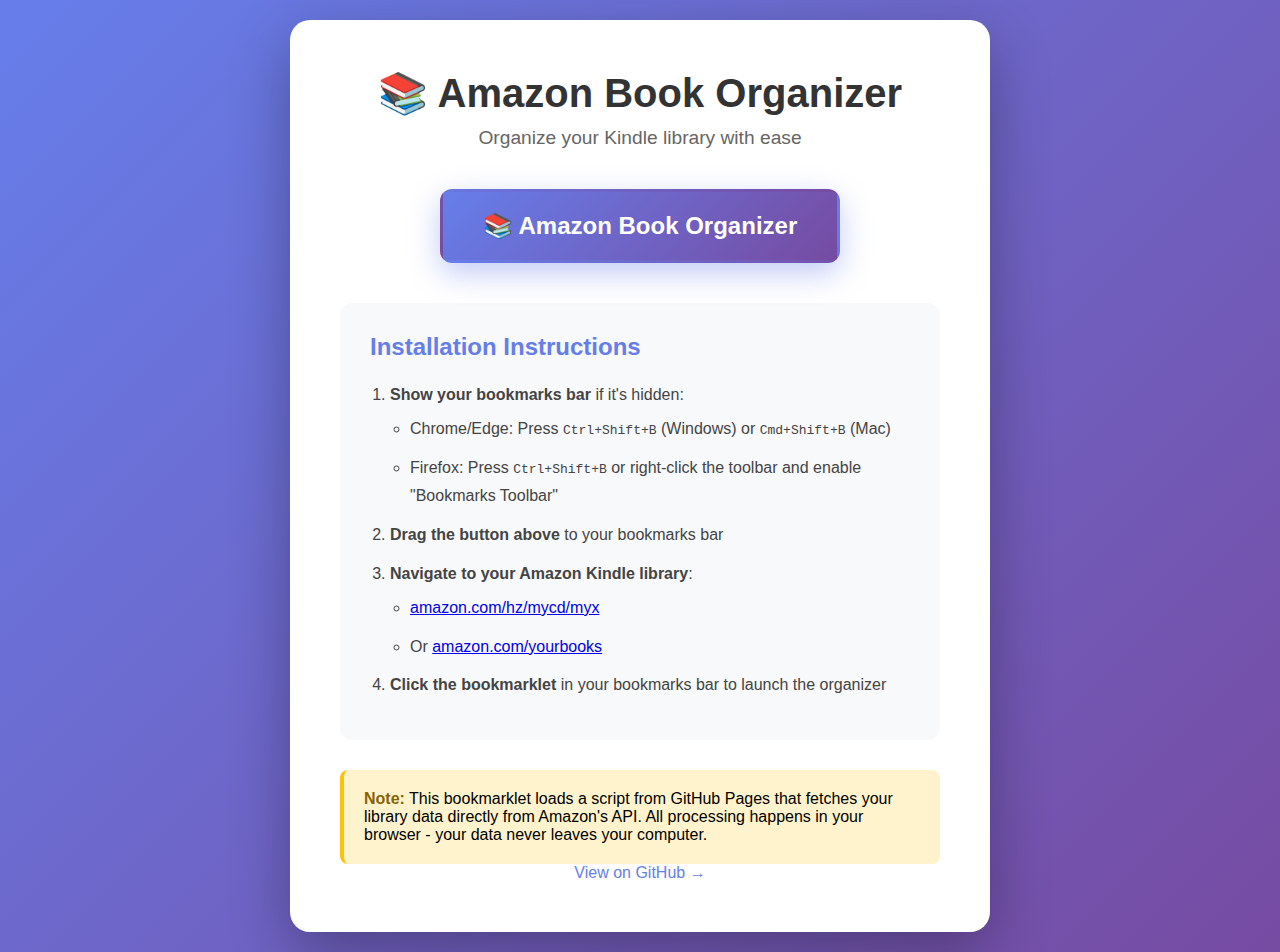
<file: install.html>
<!DOCTYPE html>
<html lang="en">
<head>
    <meta charset="UTF-8">
    <meta name="viewport" content="width=device-width, initial-scale=1.0">
    <title>Install Amazon Book Organizer</title>
    <style>
        * {
            margin: 0;
            padding: 0;
            box-sizing: border-box;
        }

        body {
            font-family: -apple-system, BlinkMacSystemFont, "Segoe UI", Roboto, "Helvetica Neue", Arial, sans-serif;
            background: linear-gradient(135deg, #667eea 0%, #764ba2 100%);
            min-height: 100vh;
            display: flex;
            align-items: center;
            justify-content: center;
            padding: 20px;
        }

        .container {
            background: white;
            border-radius: 20px;
            box-shadow: 0 20px 60px rgba(0, 0, 0, 0.3);
            max-width: 700px;
            padding: 50px;
            text-align: center;
        }

        h1 {
            font-size: 2.5em;
            color: #333;
            margin-bottom: 10px;
        }

        .subtitle {
            font-size: 1.2em;
            color: #666;
            margin-bottom: 40px;
        }

        .bookmarklet-button {
            display: inline-block;
            background: linear-gradient(135deg, #667eea 0%, #764ba2 100%);
            color: white;
            padding: 20px 40px;
            border-radius: 12px;
            text-decoration: none;
            font-size: 1.5em;
            font-weight: bold;
            box-shadow: 0 10px 30px rgba(102, 126, 234, 0.4);
            transition: all 0.3s ease;
            cursor: move;
            border: 3px dashed transparent;
        }

        .bookmarklet-button:hover {
            transform: translateY(-3px);
            box-shadow: 0 15px 40px rgba(102, 126, 234, 0.6);
            border-color: #fff;
        }

        .instructions {
            margin-top: 40px;
            text-align: left;
            background: #f8f9fa;
            padding: 30px;
            border-radius: 12px;
        }

        .instructions h2 {
            color: #667eea;
            margin-bottom: 20px;
            font-size: 1.5em;
        }

        .instructions ol {
            margin-left: 20px;
            line-height: 1.8;
        }

        .instructions li {
            margin-bottom: 10px;
            color: #444;
        }

        .note {
            margin-top: 30px;
            padding: 20px;
            background: #fff3cd;
            border-left: 4px solid #ffc107;
            border-radius: 8px;
            text-align: left;
        }

        .note strong {
            color: #856404;
        }

        .github-link {
            margin-top: 30px;
            color: #667eea;
            text-decoration: none;
            font-weight: 500;
        }

        .github-link:hover {
            text-decoration: underline;
        }

        @media (max-width: 600px) {
            .container {
                padding: 30px 20px;
            }

            h1 {
                font-size: 2em;
            }

            .bookmarklet-button {
                font-size: 1.2em;
                padding: 15px 30px;
            }
        }
    </style>
</head>
<body>
    <div class="container">
        <h1>📚 Amazon Book Organizer</h1>
        <p class="subtitle">Organize your Kindle library with ease</p>

        <a href="javascript:(function(){const s=document.createElement('script');s.src='https://ron-l.github.io/amazon-book-organizer/library-fetcher.js';document.body.appendChild(s);})();"
           class="bookmarklet-button"
           onclick="alert('Don\'t click! Drag this button to your bookmarks bar instead.'); return false;">
            📚 Amazon Book Organizer
        </a>

        <div class="instructions">
            <h2>Installation Instructions</h2>
            <ol>
                <li><strong>Show your bookmarks bar</strong> if it's hidden:
                    <ul style="margin-left: 20px; margin-top: 5px;">
                        <li>Chrome/Edge: Press <code>Ctrl+Shift+B</code> (Windows) or <code>Cmd+Shift+B</code> (Mac)</li>
                        <li>Firefox: Press <code>Ctrl+Shift+B</code> or right-click the toolbar and enable "Bookmarks Toolbar"</li>
                    </ul>
                </li>
                <li><strong>Drag the button above</strong> to your bookmarks bar</li>
                <li><strong>Navigate to your Amazon Kindle library</strong>:
                    <ul style="margin-left: 20px; margin-top: 5px;">
                        <li><a href="https://www.amazon.com/hz/mycd/myx" target="_blank">amazon.com/hz/mycd/myx</a></li>
                        <li>Or <a href="https://www.amazon.com/yourbooks" target="_blank">amazon.com/yourbooks</a></li>
                    </ul>
                </li>
                <li><strong>Click the bookmarklet</strong> in your bookmarks bar to launch the organizer</li>
            </ol>
        </div>

        <div class="note">
            <strong>Note:</strong> This bookmarklet loads a script from GitHub Pages that fetches your library data directly from Amazon's API. All processing happens in your browser - your data never leaves your computer.
        </div>

        <a href="https://github.com/Ron-L/amazon-book-organizer" class="github-link" target="_blank">
            View on GitHub →
        </a>
    </div>
</body>
</html>
</file>
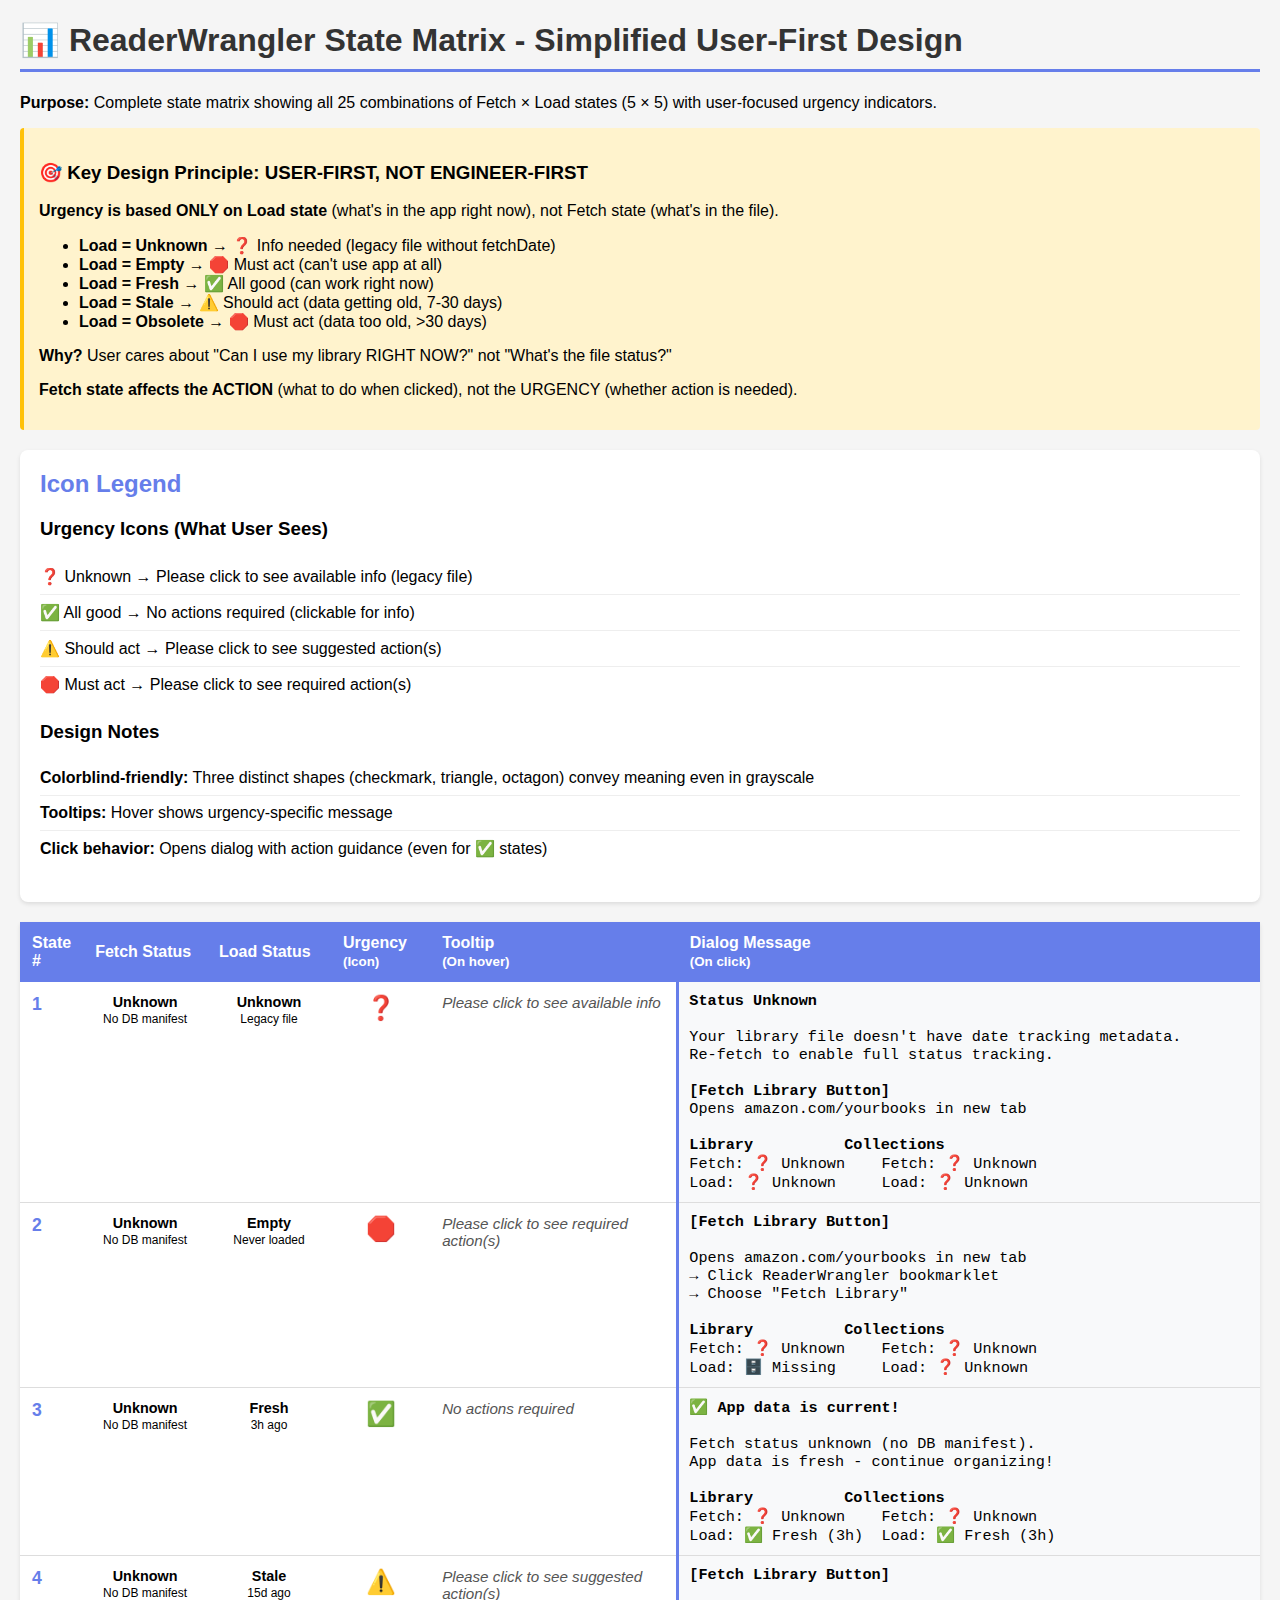
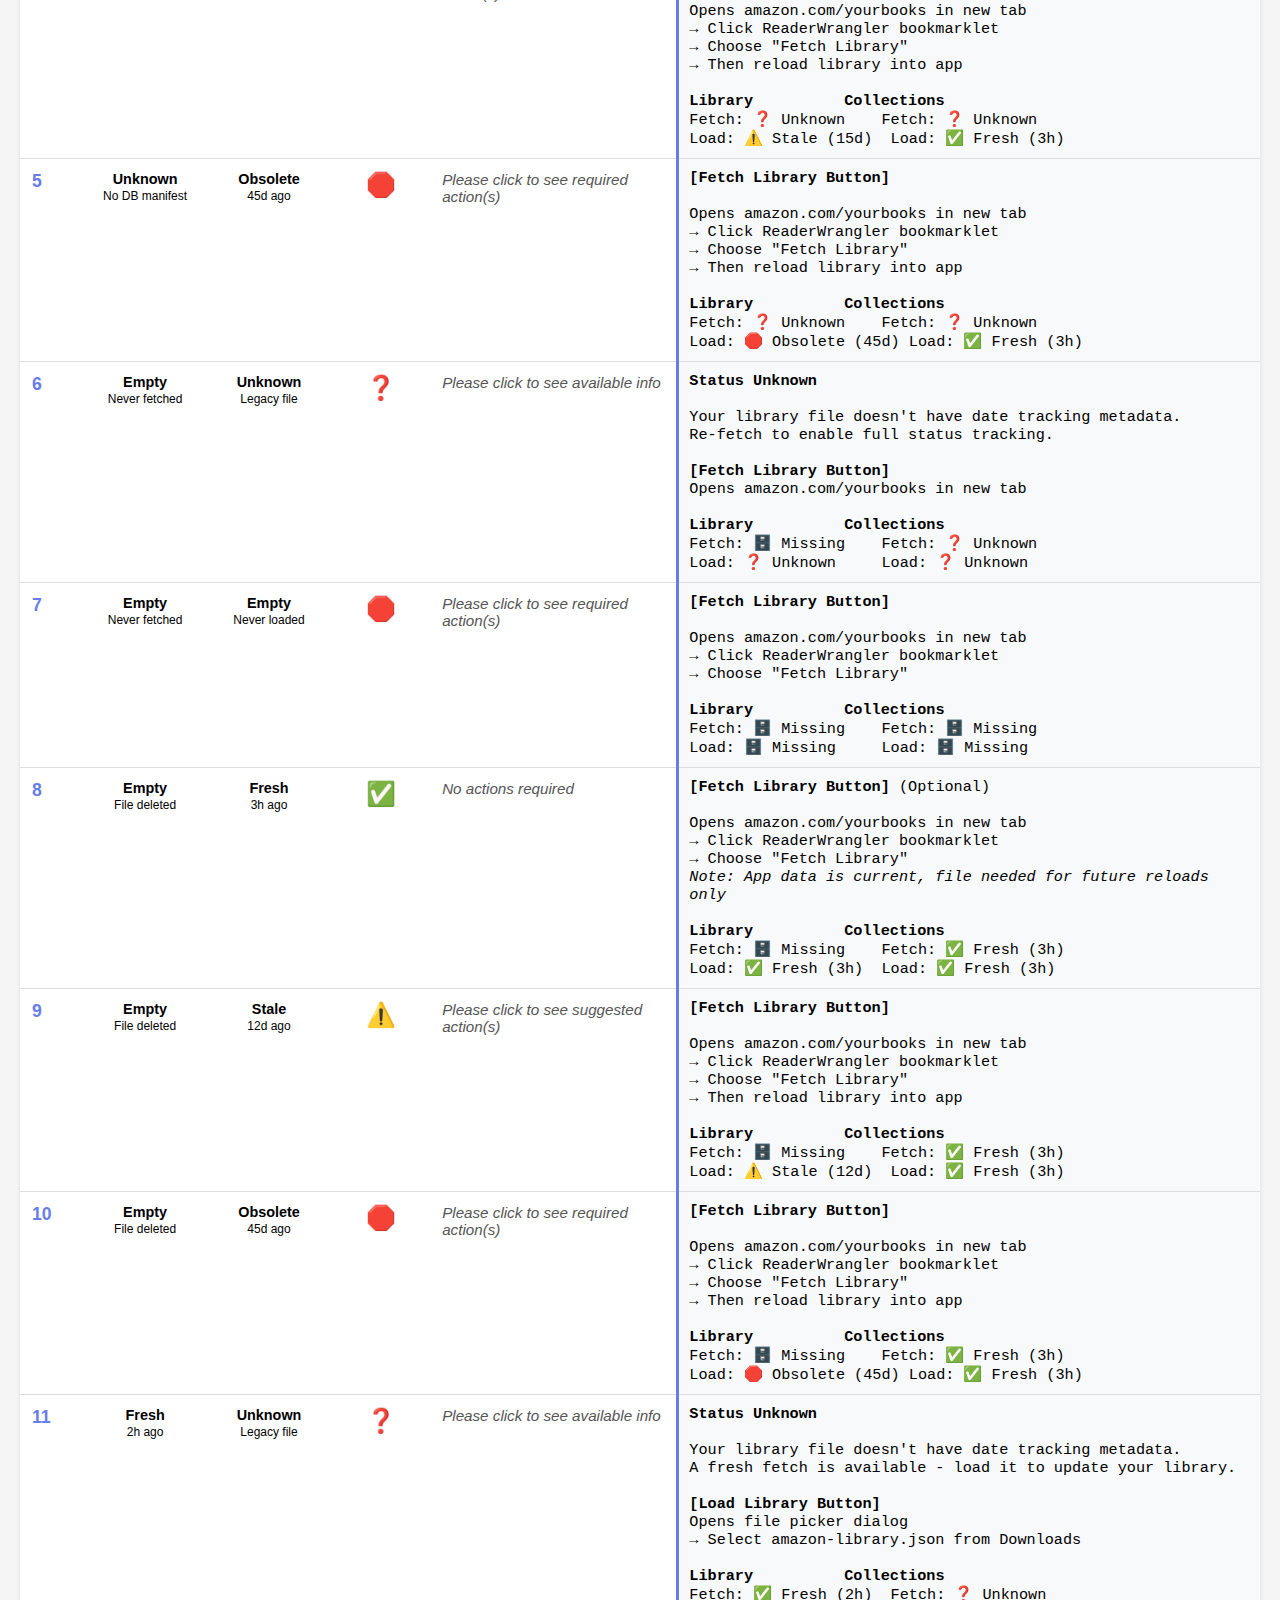
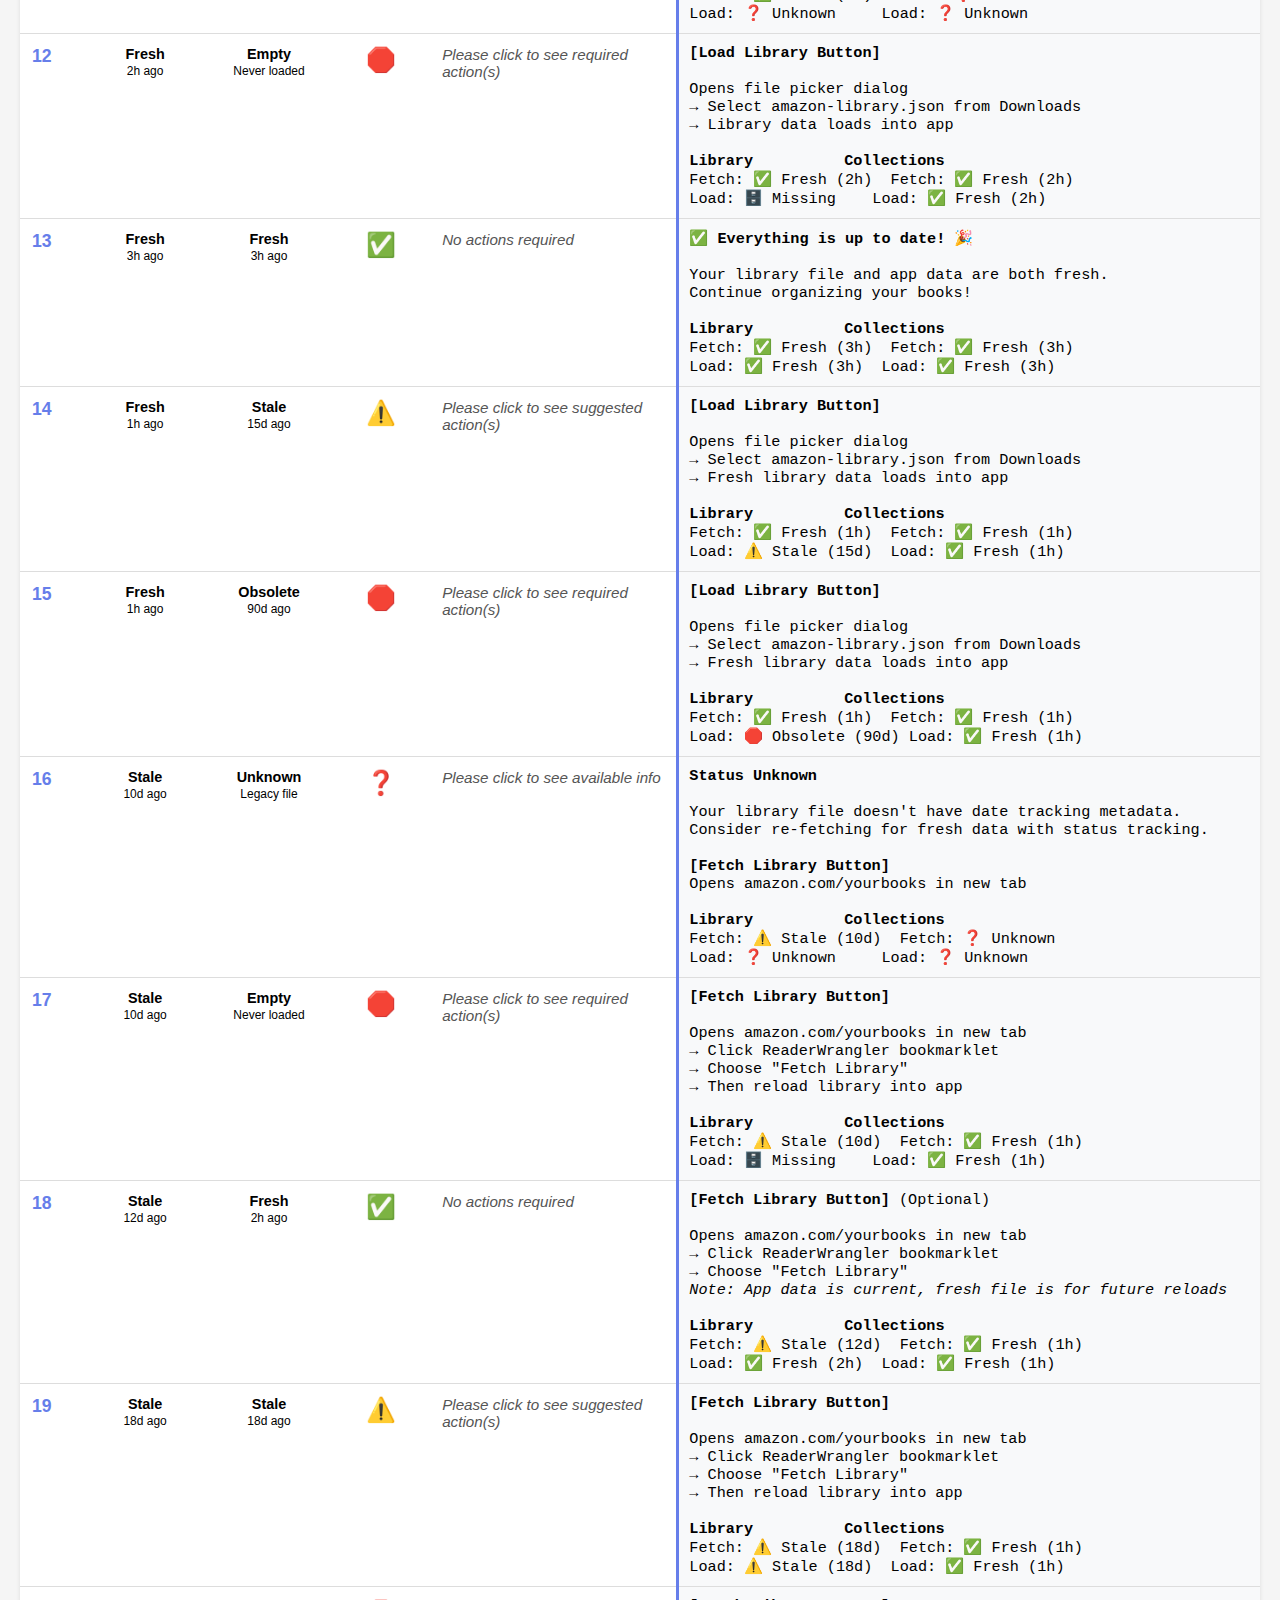
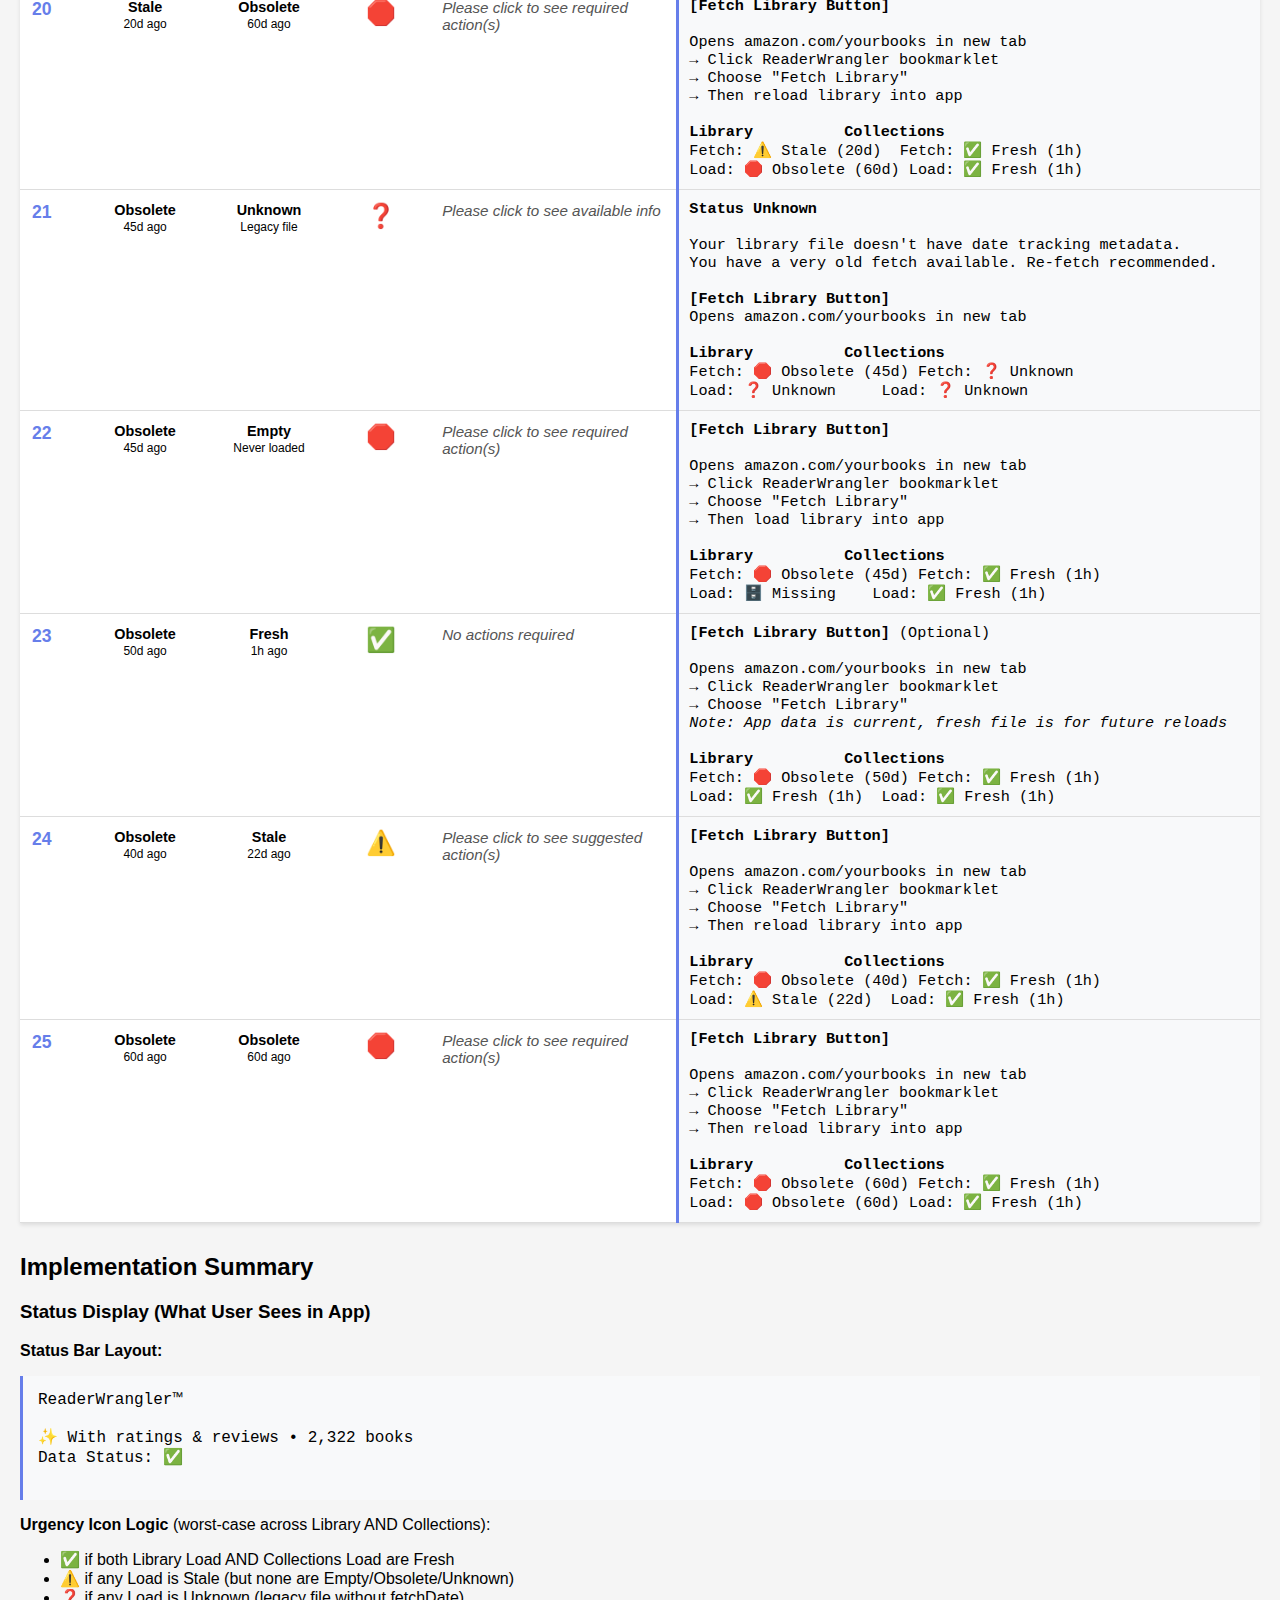
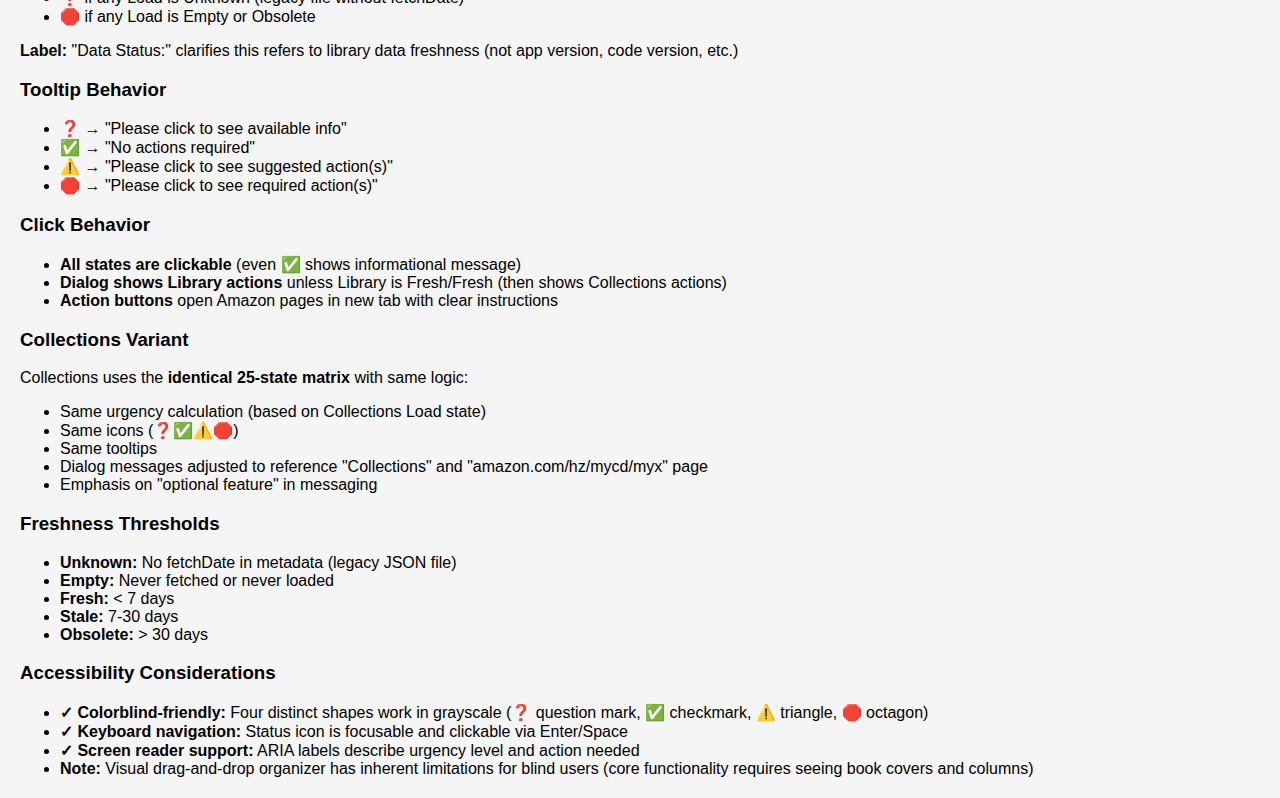
<file: state-matrix.html>
<!DOCTYPE html>
<html>
<head>
    <meta charset="UTF-8">
    <title>ReaderWrangler State Matrix - Simplified User-First Design</title>
    <style>
        body {
            font-family: 'Segoe UI', Tahoma, Geneva, Verdana, sans-serif;
            margin: 20px;
            background-color: #f5f5f5;
        }
        h1 {
            color: #333;
            border-bottom: 3px solid #667eea;
            padding-bottom: 10px;
        }
        table {
            border-collapse: collapse;
            width: 100%;
            background-color: white;
            box-shadow: 0 2px 4px rgba(0,0,0,0.1);
            margin-bottom: 30px;
        }
        th {
            background-color: #667eea;
            color: white;
            padding: 12px;
            text-align: left;
            font-weight: 600;
            position: sticky;
            top: 0;
        }
        td {
            padding: 12px;
            border-bottom: 1px solid #ddd;
            vertical-align: top;
        }
        tr:hover {
            background-color: #f9f9f9;
        }
        .state-num {
            font-weight: bold;
            color: #667eea;
            font-size: 1.1em;
        }
        .urgency-good {
            font-size: 1.5em;
            text-align: center;
        }
        .urgency-warn {
            font-size: 1.5em;
            text-align: center;
        }
        .urgency-critical {
            font-size: 1.5em;
            text-align: center;
        }
        .icon-cell {
            text-align: center;
            font-size: 0.9em;
        }
        .dialog-msg {
            background-color: #f8f9fa;
            padding: 10px;
            border-left: 3px solid #667eea;
            font-family: 'Courier New', monospace;
            font-size: 0.95em;
        }
        .tooltip {
            font-style: italic;
            color: #555;
            font-size: 0.95em;
        }
        .legend {
            background-color: #fff;
            padding: 20px;
            border-radius: 8px;
            margin-bottom: 20px;
            box-shadow: 0 2px 4px rgba(0,0,0,0.1);
        }
        .legend h2 {
            color: #667eea;
            margin-top: 0;
        }
        .legend ul {
            list-style: none;
            padding-left: 0;
        }
        .legend li {
            padding: 8px 0;
            border-bottom: 1px solid #eee;
        }
        .legend li:last-child {
            border-bottom: none;
        }
        .highlight {
            background-color: #fff3cd;
            padding: 15px;
            border-left: 4px solid #ffc107;
            margin-bottom: 20px;
            border-radius: 4px;
        }
    </style>
</head>
<body>
    <h1>📊 ReaderWrangler State Matrix - Simplified User-First Design</h1>
    <p><strong>Purpose:</strong> Complete state matrix showing all 25 combinations of Fetch × Load states (5 × 5) with user-focused urgency indicators.</p>

    <div class="highlight">
        <h3>🎯 Key Design Principle: USER-FIRST, NOT ENGINEER-FIRST</h3>
        <p><strong>Urgency is based ONLY on Load state</strong> (what's in the app right now), not Fetch state (what's in the file).</p>
        <ul>
            <li><strong>Load = Unknown</strong> → ❓ Info needed (legacy file without fetchDate)</li>
            <li><strong>Load = Empty</strong> → 🛑 Must act (can't use app at all)</li>
            <li><strong>Load = Fresh</strong> → ✅ All good (can work right now)</li>
            <li><strong>Load = Stale</strong> → ⚠️ Should act (data getting old, 7-30 days)</li>
            <li><strong>Load = Obsolete</strong> → 🛑 Must act (data too old, >30 days)</li>
        </ul>
        <p><strong>Why?</strong> User cares about "Can I use my library RIGHT NOW?" not "What's the file status?"</p>
        <p><strong>Fetch state affects the ACTION</strong> (what to do when clicked), not the URGENCY (whether action is needed).</p>
    </div>

    <div class="legend">
        <h2>Icon Legend</h2>

        <h3>Urgency Icons (What User Sees)</h3>
        <ul>
            <li><strong>❓</strong> Unknown → Please click to see available info (legacy file)</li>
            <li><strong>✅</strong> All good → No actions required (clickable for info)</li>
            <li><strong>⚠️</strong> Should act → Please click to see suggested action(s)</li>
            <li><strong>🛑</strong> Must act → Please click to see required action(s)</li>
        </ul>

        <h3>Design Notes</h3>
        <ul>
            <li><strong>Colorblind-friendly:</strong> Three distinct shapes (checkmark, triangle, octagon) convey meaning even in grayscale</li>
            <li><strong>Tooltips:</strong> Hover shows urgency-specific message</li>
            <li><strong>Click behavior:</strong> Opens dialog with action guidance (even for ✅ states)</li>
        </ul>
    </div>

    <table>
        <thead>
            <tr>
                <th style="width: 5%;">State #</th>
                <th style="width: 10%;">Fetch Status</th>
                <th style="width: 10%;">Load Status</th>
                <th style="width: 8%;">Urgency<br><small>(Icon)</small></th>
                <th style="width: 20%;">Tooltip<br><small>(On hover)</small></th>
                <th style="width: 47%;">Dialog Message<br><small>(On click)</small></th>
            </tr>
        </thead>
        <tbody>
            <!-- Unknown Fetch States (GUID mismatch, DB cleared, legacy) -->
            <tr>
                <td class="state-num">1</td>
                <td class="icon-cell"><strong>Unknown</strong><br><small>No DB manifest</small></td>
                <td class="icon-cell"><strong>Unknown</strong><br><small>Legacy file</small></td>
                <td class="urgency-critical">❓</td>
                <td class="tooltip">Please click to see available info</td>
                <td class="dialog-msg">
                    <strong>Status Unknown</strong><br><br>
                    Your library file doesn't have date tracking metadata.<br>
                    Re-fetch to enable full status tracking.<br><br>
                    <strong>[Fetch Library Button]</strong><br>
                    Opens amazon.com/yourbooks in new tab<br><br>
                    <strong>Library</strong>&nbsp;&nbsp;&nbsp;&nbsp;&nbsp;&nbsp;&nbsp;&nbsp;&nbsp;&nbsp;<strong>Collections</strong><br>
                    Fetch: ❓ Unknown&nbsp;&nbsp;&nbsp;&nbsp;Fetch: ❓ Unknown<br>
                    Load: ❓ Unknown&nbsp;&nbsp;&nbsp;&nbsp;&nbsp;Load: ❓ Unknown
                </td>
            </tr>
            <tr>
                <td class="state-num">2</td>
                <td class="icon-cell"><strong>Unknown</strong><br><small>No DB manifest</small></td>
                <td class="icon-cell"><strong>Empty</strong><br><small>Never loaded</small></td>
                <td class="urgency-critical">🛑</td>
                <td class="tooltip">Please click to see required action(s)</td>
                <td class="dialog-msg">
                    <strong>[Fetch Library Button]</strong><br><br>
                    Opens amazon.com/yourbooks in new tab<br>
                    → Click ReaderWrangler bookmarklet<br>
                    → Choose "Fetch Library"<br><br>
                    <strong>Library</strong>&nbsp;&nbsp;&nbsp;&nbsp;&nbsp;&nbsp;&nbsp;&nbsp;&nbsp;&nbsp;<strong>Collections</strong><br>
                    Fetch: ❓ Unknown&nbsp;&nbsp;&nbsp;&nbsp;Fetch: ❓ Unknown<br>
                    Load: 🗄️ Missing&nbsp;&nbsp;&nbsp;&nbsp;&nbsp;Load: ❓ Unknown
                </td>
            </tr>
            <tr>
                <td class="state-num">3</td>
                <td class="icon-cell"><strong>Unknown</strong><br><small>No DB manifest</small></td>
                <td class="icon-cell"><strong>Fresh</strong><br><small>3h ago</small></td>
                <td class="urgency-good">✅</td>
                <td class="tooltip">No actions required</td>
                <td class="dialog-msg">
                    <strong>✅ App data is current!</strong><br><br>
                    Fetch status unknown (no DB manifest).<br>
                    App data is fresh - continue organizing!<br><br>
                    <strong>Library</strong>&nbsp;&nbsp;&nbsp;&nbsp;&nbsp;&nbsp;&nbsp;&nbsp;&nbsp;&nbsp;<strong>Collections</strong><br>
                    Fetch: ❓ Unknown&nbsp;&nbsp;&nbsp;&nbsp;Fetch: ❓ Unknown<br>
                    Load: ✅ Fresh (3h)&nbsp;&nbsp;Load: ✅ Fresh (3h)
                </td>
            </tr>
            <tr>
                <td class="state-num">4</td>
                <td class="icon-cell"><strong>Unknown</strong><br><small>No DB manifest</small></td>
                <td class="icon-cell"><strong>Stale</strong><br><small>15d ago</small></td>
                <td class="urgency-warn">⚠️</td>
                <td class="tooltip">Please click to see suggested action(s)</td>
                <td class="dialog-msg">
                    <strong>[Fetch Library Button]</strong><br><br>
                    Opens amazon.com/yourbooks in new tab<br>
                    → Click ReaderWrangler bookmarklet<br>
                    → Choose "Fetch Library"<br>
                    → Then reload library into app<br><br>
                    <strong>Library</strong>&nbsp;&nbsp;&nbsp;&nbsp;&nbsp;&nbsp;&nbsp;&nbsp;&nbsp;&nbsp;<strong>Collections</strong><br>
                    Fetch: ❓ Unknown&nbsp;&nbsp;&nbsp;&nbsp;Fetch: ❓ Unknown<br>
                    Load: ⚠️ Stale (15d)&nbsp;&nbsp;Load: ✅ Fresh (3h)
                </td>
            </tr>
            <tr>
                <td class="state-num">5</td>
                <td class="icon-cell"><strong>Unknown</strong><br><small>No DB manifest</small></td>
                <td class="icon-cell"><strong>Obsolete</strong><br><small>45d ago</small></td>
                <td class="urgency-critical">🛑</td>
                <td class="tooltip">Please click to see required action(s)</td>
                <td class="dialog-msg">
                    <strong>[Fetch Library Button]</strong><br><br>
                    Opens amazon.com/yourbooks in new tab<br>
                    → Click ReaderWrangler bookmarklet<br>
                    → Choose "Fetch Library"<br>
                    → Then reload library into app<br><br>
                    <strong>Library</strong>&nbsp;&nbsp;&nbsp;&nbsp;&nbsp;&nbsp;&nbsp;&nbsp;&nbsp;&nbsp;<strong>Collections</strong><br>
                    Fetch: ❓ Unknown&nbsp;&nbsp;&nbsp;&nbsp;Fetch: ❓ Unknown<br>
                    Load: 🛑 Obsolete (45d)&nbsp;Load: ✅ Fresh (3h)
                </td>
            </tr>

            <!-- Empty Fetch States -->
            <tr>
                <td class="state-num">6</td>
                <td class="icon-cell"><strong>Empty</strong><br><small>Never fetched</small></td>
                <td class="icon-cell"><strong>Unknown</strong><br><small>Legacy file</small></td>
                <td class="urgency-critical">❓</td>
                <td class="tooltip">Please click to see available info</td>
                <td class="dialog-msg">
                    <strong>Status Unknown</strong><br><br>
                    Your library file doesn't have date tracking metadata.<br>
                    Re-fetch to enable full status tracking.<br><br>
                    <strong>[Fetch Library Button]</strong><br>
                    Opens amazon.com/yourbooks in new tab<br><br>
                    <strong>Library</strong>&nbsp;&nbsp;&nbsp;&nbsp;&nbsp;&nbsp;&nbsp;&nbsp;&nbsp;&nbsp;<strong>Collections</strong><br>
                    Fetch: 🗄️ Missing&nbsp;&nbsp;&nbsp;&nbsp;Fetch: ❓ Unknown<br>
                    Load: ❓ Unknown&nbsp;&nbsp;&nbsp;&nbsp;&nbsp;Load: ❓ Unknown
                </td>
            </tr>
            <tr>
                <td class="state-num">7</td>
                <td class="icon-cell"><strong>Empty</strong><br><small>Never fetched</small></td>
                <td class="icon-cell"><strong>Empty</strong><br><small>Never loaded</small></td>
                <td class="urgency-critical">🛑</td>
                <td class="tooltip">Please click to see required action(s)</td>
                <td class="dialog-msg">
                    <strong>[Fetch Library Button]</strong><br><br>
                    Opens amazon.com/yourbooks in new tab<br>
                    → Click ReaderWrangler bookmarklet<br>
                    → Choose "Fetch Library"<br><br>
                    <strong>Library</strong>&nbsp;&nbsp;&nbsp;&nbsp;&nbsp;&nbsp;&nbsp;&nbsp;&nbsp;&nbsp;<strong>Collections</strong><br>
                    Fetch: 🗄️ Missing&nbsp;&nbsp;&nbsp;&nbsp;Fetch: 🗄️ Missing<br>
                    Load: 🗄️ Missing&nbsp;&nbsp;&nbsp;&nbsp;&nbsp;Load: 🗄️ Missing
                </td>
            </tr>
            <tr>
                <td class="state-num">8</td>
                <td class="icon-cell"><strong>Empty</strong><br><small>File deleted</small></td>
                <td class="icon-cell"><strong>Fresh</strong><br><small>3h ago</small></td>
                <td class="urgency-good">✅</td>
                <td class="tooltip">No actions required</td>
                <td class="dialog-msg">
                    <strong>[Fetch Library Button]</strong> (Optional)<br><br>
                    Opens amazon.com/yourbooks in new tab<br>
                    → Click ReaderWrangler bookmarklet<br>
                    → Choose "Fetch Library"<br>
                    <em>Note: App data is current, file needed for future reloads only</em><br><br>
                    <strong>Library</strong>&nbsp;&nbsp;&nbsp;&nbsp;&nbsp;&nbsp;&nbsp;&nbsp;&nbsp;&nbsp;<strong>Collections</strong><br>
                    Fetch: 🗄️ Missing&nbsp;&nbsp;&nbsp;&nbsp;Fetch: ✅ Fresh (3h)<br>
                    Load: ✅ Fresh (3h)&nbsp;&nbsp;Load: ✅ Fresh (3h)
                </td>
            </tr>
            <tr>
                <td class="state-num">9</td>
                <td class="icon-cell"><strong>Empty</strong><br><small>File deleted</small></td>
                <td class="icon-cell"><strong>Stale</strong><br><small>12d ago</small></td>
                <td class="urgency-warn">⚠️</td>
                <td class="tooltip">Please click to see suggested action(s)</td>
                <td class="dialog-msg">
                    <strong>[Fetch Library Button]</strong><br><br>
                    Opens amazon.com/yourbooks in new tab<br>
                    → Click ReaderWrangler bookmarklet<br>
                    → Choose "Fetch Library"<br>
                    → Then reload library into app<br><br>
                    <strong>Library</strong>&nbsp;&nbsp;&nbsp;&nbsp;&nbsp;&nbsp;&nbsp;&nbsp;&nbsp;&nbsp;<strong>Collections</strong><br>
                    Fetch: 🗄️ Missing&nbsp;&nbsp;&nbsp;&nbsp;Fetch: ✅ Fresh (3h)<br>
                    Load: ⚠️ Stale (12d)&nbsp;&nbsp;Load: ✅ Fresh (3h)
                </td>
            </tr>
            <tr>
                <td class="state-num">10</td>
                <td class="icon-cell"><strong>Empty</strong><br><small>File deleted</small></td>
                <td class="icon-cell"><strong>Obsolete</strong><br><small>45d ago</small></td>
                <td class="urgency-critical">🛑</td>
                <td class="tooltip">Please click to see required action(s)</td>
                <td class="dialog-msg">
                    <strong>[Fetch Library Button]</strong><br><br>
                    Opens amazon.com/yourbooks in new tab<br>
                    → Click ReaderWrangler bookmarklet<br>
                    → Choose "Fetch Library"<br>
                    → Then reload library into app<br><br>
                    <strong>Library</strong>&nbsp;&nbsp;&nbsp;&nbsp;&nbsp;&nbsp;&nbsp;&nbsp;&nbsp;&nbsp;<strong>Collections</strong><br>
                    Fetch: 🗄️ Missing&nbsp;&nbsp;&nbsp;&nbsp;Fetch: ✅ Fresh (3h)<br>
                    Load: 🛑 Obsolete (45d)&nbsp;Load: ✅ Fresh (3h)
                </td>
            </tr>

            <!-- Fresh Fetch States -->
            <tr>
                <td class="state-num">11</td>
                <td class="icon-cell"><strong>Fresh</strong><br><small>2h ago</small></td>
                <td class="icon-cell"><strong>Unknown</strong><br><small>Legacy file</small></td>
                <td class="urgency-critical">❓</td>
                <td class="tooltip">Please click to see available info</td>
                <td class="dialog-msg">
                    <strong>Status Unknown</strong><br><br>
                    Your library file doesn't have date tracking metadata.<br>
                    A fresh fetch is available - load it to update your library.<br><br>
                    <strong>[Load Library Button]</strong><br>
                    Opens file picker dialog<br>
                    → Select amazon-library.json from Downloads<br><br>
                    <strong>Library</strong>&nbsp;&nbsp;&nbsp;&nbsp;&nbsp;&nbsp;&nbsp;&nbsp;&nbsp;&nbsp;<strong>Collections</strong><br>
                    Fetch: ✅ Fresh (2h)&nbsp;&nbsp;Fetch: ❓ Unknown<br>
                    Load: ❓ Unknown&nbsp;&nbsp;&nbsp;&nbsp;&nbsp;Load: ❓ Unknown
                </td>
            </tr>
            <tr>
                <td class="state-num">12</td>
                <td class="icon-cell"><strong>Fresh</strong><br><small>2h ago</small></td>
                <td class="icon-cell"><strong>Empty</strong><br><small>Never loaded</small></td>
                <td class="urgency-critical">🛑</td>
                <td class="tooltip">Please click to see required action(s)</td>
                <td class="dialog-msg">
                    <strong>[Load Library Button]</strong><br><br>
                    Opens file picker dialog<br>
                    → Select amazon-library.json from Downloads<br>
                    → Library data loads into app<br><br>
                    <strong>Library</strong>&nbsp;&nbsp;&nbsp;&nbsp;&nbsp;&nbsp;&nbsp;&nbsp;&nbsp;&nbsp;<strong>Collections</strong><br>
                    Fetch: ✅ Fresh (2h)&nbsp;&nbsp;Fetch: ✅ Fresh (2h)<br>
                    Load: 🗄️ Missing&nbsp;&nbsp;&nbsp;&nbsp;Load: ✅ Fresh (2h)
                </td>
            </tr>
            <tr>
                <td class="state-num">13</td>
                <td class="icon-cell"><strong>Fresh</strong><br><small>3h ago</small></td>
                <td class="icon-cell"><strong>Fresh</strong><br><small>3h ago</small></td>
                <td class="urgency-good">✅</td>
                <td class="tooltip">No actions required</td>
                <td class="dialog-msg">
                    <strong>✅ Everything is up to date!</strong> 🎉<br><br>
                    Your library file and app data are both fresh.<br>
                    Continue organizing your books!<br><br>
                    <strong>Library</strong>&nbsp;&nbsp;&nbsp;&nbsp;&nbsp;&nbsp;&nbsp;&nbsp;&nbsp;&nbsp;<strong>Collections</strong><br>
                    Fetch: ✅ Fresh (3h)&nbsp;&nbsp;Fetch: ✅ Fresh (3h)<br>
                    Load: ✅ Fresh (3h)&nbsp;&nbsp;Load: ✅ Fresh (3h)
                </td>
            </tr>
            <tr>
                <td class="state-num">14</td>
                <td class="icon-cell"><strong>Fresh</strong><br><small>1h ago</small></td>
                <td class="icon-cell"><strong>Stale</strong><br><small>15d ago</small></td>
                <td class="urgency-warn">⚠️</td>
                <td class="tooltip">Please click to see suggested action(s)</td>
                <td class="dialog-msg">
                    <strong>[Load Library Button]</strong><br><br>
                    Opens file picker dialog<br>
                    → Select amazon-library.json from Downloads<br>
                    → Fresh library data loads into app<br><br>
                    <strong>Library</strong>&nbsp;&nbsp;&nbsp;&nbsp;&nbsp;&nbsp;&nbsp;&nbsp;&nbsp;&nbsp;<strong>Collections</strong><br>
                    Fetch: ✅ Fresh (1h)&nbsp;&nbsp;Fetch: ✅ Fresh (1h)<br>
                    Load: ⚠️ Stale (15d)&nbsp;&nbsp;Load: ✅ Fresh (1h)
                </td>
            </tr>
            <tr>
                <td class="state-num">15</td>
                <td class="icon-cell"><strong>Fresh</strong><br><small>1h ago</small></td>
                <td class="icon-cell"><strong>Obsolete</strong><br><small>90d ago</small></td>
                <td class="urgency-critical">🛑</td>
                <td class="tooltip">Please click to see required action(s)</td>
                <td class="dialog-msg">
                    <strong>[Load Library Button]</strong><br><br>
                    Opens file picker dialog<br>
                    → Select amazon-library.json from Downloads<br>
                    → Fresh library data loads into app<br><br>
                    <strong>Library</strong>&nbsp;&nbsp;&nbsp;&nbsp;&nbsp;&nbsp;&nbsp;&nbsp;&nbsp;&nbsp;<strong>Collections</strong><br>
                    Fetch: ✅ Fresh (1h)&nbsp;&nbsp;Fetch: ✅ Fresh (1h)<br>
                    Load: 🛑 Obsolete (90d)&nbsp;Load: ✅ Fresh (1h)
                </td>
            </tr>

            <!-- Stale Fetch States -->
            <tr>
                <td class="state-num">16</td>
                <td class="icon-cell"><strong>Stale</strong><br><small>10d ago</small></td>
                <td class="icon-cell"><strong>Unknown</strong><br><small>Legacy file</small></td>
                <td class="urgency-critical">❓</td>
                <td class="tooltip">Please click to see available info</td>
                <td class="dialog-msg">
                    <strong>Status Unknown</strong><br><br>
                    Your library file doesn't have date tracking metadata.<br>
                    Consider re-fetching for fresh data with status tracking.<br><br>
                    <strong>[Fetch Library Button]</strong><br>
                    Opens amazon.com/yourbooks in new tab<br><br>
                    <strong>Library</strong>&nbsp;&nbsp;&nbsp;&nbsp;&nbsp;&nbsp;&nbsp;&nbsp;&nbsp;&nbsp;<strong>Collections</strong><br>
                    Fetch: ⚠️ Stale (10d)&nbsp;&nbsp;Fetch: ❓ Unknown<br>
                    Load: ❓ Unknown&nbsp;&nbsp;&nbsp;&nbsp;&nbsp;Load: ❓ Unknown
                </td>
            </tr>
            <tr>
                <td class="state-num">17</td>
                <td class="icon-cell"><strong>Stale</strong><br><small>10d ago</small></td>
                <td class="icon-cell"><strong>Empty</strong><br><small>Never loaded</small></td>
                <td class="urgency-critical">🛑</td>
                <td class="tooltip">Please click to see required action(s)</td>
                <td class="dialog-msg">
                    <strong>[Fetch Library Button]</strong><br><br>
                    Opens amazon.com/yourbooks in new tab<br>
                    → Click ReaderWrangler bookmarklet<br>
                    → Choose "Fetch Library"<br>
                    → Then reload library into app<br><br>
                    <strong>Library</strong>&nbsp;&nbsp;&nbsp;&nbsp;&nbsp;&nbsp;&nbsp;&nbsp;&nbsp;&nbsp;<strong>Collections</strong><br>
                    Fetch: ⚠️ Stale (10d)&nbsp;&nbsp;Fetch: ✅ Fresh (1h)<br>
                    Load: 🗄️ Missing&nbsp;&nbsp;&nbsp;&nbsp;Load: ✅ Fresh (1h)
                </td>
            </tr>
            <tr>
                <td class="state-num">18</td>
                <td class="icon-cell"><strong>Stale</strong><br><small>12d ago</small></td>
                <td class="icon-cell"><strong>Fresh</strong><br><small>2h ago</small></td>
                <td class="urgency-good">✅</td>
                <td class="tooltip">No actions required</td>
                <td class="dialog-msg">
                    <strong>[Fetch Library Button]</strong> (Optional)<br><br>
                    Opens amazon.com/yourbooks in new tab<br>
                    → Click ReaderWrangler bookmarklet<br>
                    → Choose "Fetch Library"<br>
                    <em>Note: App data is current, fresh file is for future reloads</em><br><br>
                    <strong>Library</strong>&nbsp;&nbsp;&nbsp;&nbsp;&nbsp;&nbsp;&nbsp;&nbsp;&nbsp;&nbsp;<strong>Collections</strong><br>
                    Fetch: ⚠️ Stale (12d)&nbsp;&nbsp;Fetch: ✅ Fresh (1h)<br>
                    Load: ✅ Fresh (2h)&nbsp;&nbsp;Load: ✅ Fresh (1h)
                </td>
            </tr>
            <tr>
                <td class="state-num">19</td>
                <td class="icon-cell"><strong>Stale</strong><br><small>18d ago</small></td>
                <td class="icon-cell"><strong>Stale</strong><br><small>18d ago</small></td>
                <td class="urgency-warn">⚠️</td>
                <td class="tooltip">Please click to see suggested action(s)</td>
                <td class="dialog-msg">
                    <strong>[Fetch Library Button]</strong><br><br>
                    Opens amazon.com/yourbooks in new tab<br>
                    → Click ReaderWrangler bookmarklet<br>
                    → Choose "Fetch Library"<br>
                    → Then reload library into app<br><br>
                    <strong>Library</strong>&nbsp;&nbsp;&nbsp;&nbsp;&nbsp;&nbsp;&nbsp;&nbsp;&nbsp;&nbsp;<strong>Collections</strong><br>
                    Fetch: ⚠️ Stale (18d)&nbsp;&nbsp;Fetch: ✅ Fresh (1h)<br>
                    Load: ⚠️ Stale (18d)&nbsp;&nbsp;Load: ✅ Fresh (1h)
                </td>
            </tr>
            <tr>
                <td class="state-num">20</td>
                <td class="icon-cell"><strong>Stale</strong><br><small>20d ago</small></td>
                <td class="icon-cell"><strong>Obsolete</strong><br><small>60d ago</small></td>
                <td class="urgency-critical">🛑</td>
                <td class="tooltip">Please click to see required action(s)</td>
                <td class="dialog-msg">
                    <strong>[Fetch Library Button]</strong><br><br>
                    Opens amazon.com/yourbooks in new tab<br>
                    → Click ReaderWrangler bookmarklet<br>
                    → Choose "Fetch Library"<br>
                    → Then reload library into app<br><br>
                    <strong>Library</strong>&nbsp;&nbsp;&nbsp;&nbsp;&nbsp;&nbsp;&nbsp;&nbsp;&nbsp;&nbsp;<strong>Collections</strong><br>
                    Fetch: ⚠️ Stale (20d)&nbsp;&nbsp;Fetch: ✅ Fresh (1h)<br>
                    Load: 🛑 Obsolete (60d)&nbsp;Load: ✅ Fresh (1h)
                </td>
            </tr>

            <!-- Obsolete Fetch States -->
            <tr>
                <td class="state-num">21</td>
                <td class="icon-cell"><strong>Obsolete</strong><br><small>45d ago</small></td>
                <td class="icon-cell"><strong>Unknown</strong><br><small>Legacy file</small></td>
                <td class="urgency-critical">❓</td>
                <td class="tooltip">Please click to see available info</td>
                <td class="dialog-msg">
                    <strong>Status Unknown</strong><br><br>
                    Your library file doesn't have date tracking metadata.<br>
                    You have a very old fetch available. Re-fetch recommended.<br><br>
                    <strong>[Fetch Library Button]</strong><br>
                    Opens amazon.com/yourbooks in new tab<br><br>
                    <strong>Library</strong>&nbsp;&nbsp;&nbsp;&nbsp;&nbsp;&nbsp;&nbsp;&nbsp;&nbsp;&nbsp;<strong>Collections</strong><br>
                    Fetch: 🛑 Obsolete (45d)&nbsp;Fetch: ❓ Unknown<br>
                    Load: ❓ Unknown&nbsp;&nbsp;&nbsp;&nbsp;&nbsp;Load: ❓ Unknown
                </td>
            </tr>
            <tr>
                <td class="state-num">22</td>
                <td class="icon-cell"><strong>Obsolete</strong><br><small>45d ago</small></td>
                <td class="icon-cell"><strong>Empty</strong><br><small>Never loaded</small></td>
                <td class="urgency-critical">🛑</td>
                <td class="tooltip">Please click to see required action(s)</td>
                <td class="dialog-msg">
                    <strong>[Fetch Library Button]</strong><br><br>
                    Opens amazon.com/yourbooks in new tab<br>
                    → Click ReaderWrangler bookmarklet<br>
                    → Choose "Fetch Library"<br>
                    → Then load library into app<br><br>
                    <strong>Library</strong>&nbsp;&nbsp;&nbsp;&nbsp;&nbsp;&nbsp;&nbsp;&nbsp;&nbsp;&nbsp;<strong>Collections</strong><br>
                    Fetch: 🛑 Obsolete (45d)&nbsp;Fetch: ✅ Fresh (1h)<br>
                    Load: 🗄️ Missing&nbsp;&nbsp;&nbsp;&nbsp;Load: ✅ Fresh (1h)
                </td>
            </tr>
            <tr>
                <td class="state-num">23</td>
                <td class="icon-cell"><strong>Obsolete</strong><br><small>50d ago</small></td>
                <td class="icon-cell"><strong>Fresh</strong><br><small>1h ago</small></td>
                <td class="urgency-good">✅</td>
                <td class="tooltip">No actions required</td>
                <td class="dialog-msg">
                    <strong>[Fetch Library Button]</strong> (Optional)<br><br>
                    Opens amazon.com/yourbooks in new tab<br>
                    → Click ReaderWrangler bookmarklet<br>
                    → Choose "Fetch Library"<br>
                    <em>Note: App data is current, fresh file is for future reloads</em><br><br>
                    <strong>Library</strong>&nbsp;&nbsp;&nbsp;&nbsp;&nbsp;&nbsp;&nbsp;&nbsp;&nbsp;&nbsp;<strong>Collections</strong><br>
                    Fetch: 🛑 Obsolete (50d)&nbsp;Fetch: ✅ Fresh (1h)<br>
                    Load: ✅ Fresh (1h)&nbsp;&nbsp;Load: ✅ Fresh (1h)
                </td>
            </tr>
            <tr>
                <td class="state-num">24</td>
                <td class="icon-cell"><strong>Obsolete</strong><br><small>40d ago</small></td>
                <td class="icon-cell"><strong>Stale</strong><br><small>22d ago</small></td>
                <td class="urgency-warn">⚠️</td>
                <td class="tooltip">Please click to see suggested action(s)</td>
                <td class="dialog-msg">
                    <strong>[Fetch Library Button]</strong><br><br>
                    Opens amazon.com/yourbooks in new tab<br>
                    → Click ReaderWrangler bookmarklet<br>
                    → Choose "Fetch Library"<br>
                    → Then reload library into app<br><br>
                    <strong>Library</strong>&nbsp;&nbsp;&nbsp;&nbsp;&nbsp;&nbsp;&nbsp;&nbsp;&nbsp;&nbsp;<strong>Collections</strong><br>
                    Fetch: 🛑 Obsolete (40d)&nbsp;Fetch: ✅ Fresh (1h)<br>
                    Load: ⚠️ Stale (22d)&nbsp;&nbsp;Load: ✅ Fresh (1h)
                </td>
            </tr>
            <tr>
                <td class="state-num">25</td>
                <td class="icon-cell"><strong>Obsolete</strong><br><small>60d ago</small></td>
                <td class="icon-cell"><strong>Obsolete</strong><br><small>60d ago</small></td>
                <td class="urgency-critical">🛑</td>
                <td class="tooltip">Please click to see required action(s)</td>
                <td class="dialog-msg">
                    <strong>[Fetch Library Button]</strong><br><br>
                    Opens amazon.com/yourbooks in new tab<br>
                    → Click ReaderWrangler bookmarklet<br>
                    → Choose "Fetch Library"<br>
                    → Then reload library into app<br><br>
                    <strong>Library</strong>&nbsp;&nbsp;&nbsp;&nbsp;&nbsp;&nbsp;&nbsp;&nbsp;&nbsp;&nbsp;<strong>Collections</strong><br>
                    Fetch: 🛑 Obsolete (60d)&nbsp;Fetch: ✅ Fresh (1h)<br>
                    Load: 🛑 Obsolete (60d)&nbsp;Load: ✅ Fresh (1h)
                </td>
            </tr>
        </tbody>
    </table>

    <h2>Implementation Summary</h2>

    <h3>Status Display (What User Sees in App)</h3>
    <p><strong>Status Bar Layout:</strong></p>
    <pre style="background-color: #f8f9fa; padding: 15px; border-left: 3px solid #667eea; font-family: 'Courier New', monospace;">
ReaderWrangler™

✨ With ratings & reviews • 2,322 books
Data Status: ✅
    </pre>
    <p><strong>Urgency Icon Logic</strong> (worst-case across Library AND Collections):</p>
    <ul>
        <li><strong>✅</strong> if both Library Load AND Collections Load are Fresh</li>
        <li><strong>⚠️</strong> if any Load is Stale (but none are Empty/Obsolete/Unknown)</li>
        <li><strong>❓</strong> if any Load is Unknown (legacy file without fetchDate)</li>
        <li><strong>🛑</strong> if any Load is Empty or Obsolete</li>
    </ul>
    <p><strong>Label:</strong> "Data Status:" clarifies this refers to library data freshness (not app version, code version, etc.)</p>

    <h3>Tooltip Behavior</h3>
    <ul>
        <li><strong>❓</strong> → "Please click to see available info"</li>
        <li><strong>✅</strong> → "No actions required"</li>
        <li><strong>⚠️</strong> → "Please click to see suggested action(s)"</li>
        <li><strong>🛑</strong> → "Please click to see required action(s)"</li>
    </ul>

    <h3>Click Behavior</h3>
    <ul>
        <li><strong>All states are clickable</strong> (even ✅ shows informational message)</li>
        <li><strong>Dialog shows Library actions</strong> unless Library is Fresh/Fresh (then shows Collections actions)</li>
        <li><strong>Action buttons</strong> open Amazon pages in new tab with clear instructions</li>
    </ul>

    <h3>Collections Variant</h3>
    <p>Collections uses the <strong>identical 25-state matrix</strong> with same logic:</p>
    <ul>
        <li>Same urgency calculation (based on Collections Load state)</li>
        <li>Same icons (❓✅⚠️🛑)</li>
        <li>Same tooltips</li>
        <li>Dialog messages adjusted to reference "Collections" and "amazon.com/hz/mycd/myx" page</li>
        <li>Emphasis on "optional feature" in messaging</li>
    </ul>

    <h3>Freshness Thresholds</h3>
    <ul>
        <li><strong>Unknown:</strong> No fetchDate in metadata (legacy JSON file)</li>
        <li><strong>Empty:</strong> Never fetched or never loaded</li>
        <li><strong>Fresh:</strong> &lt; 7 days</li>
        <li><strong>Stale:</strong> 7-30 days</li>
        <li><strong>Obsolete:</strong> &gt; 30 days</li>
    </ul>

    <h3>Accessibility Considerations</h3>
    <ul>
        <li><strong>✓ Colorblind-friendly:</strong> Four distinct shapes work in grayscale (❓ question mark, ✅ checkmark, ⚠️ triangle, 🛑 octagon)</li>
        <li><strong>✓ Keyboard navigation:</strong> Status icon is focusable and clickable via Enter/Space</li>
        <li><strong>✓ Screen reader support:</strong> ARIA labels describe urgency level and action needed</li>
        <li><strong>Note:</strong> Visual drag-and-drop organizer has inherent limitations for blind users (core functionality requires seeing book covers and columns)</li>
    </ul>

</body>
</html>
</file>
